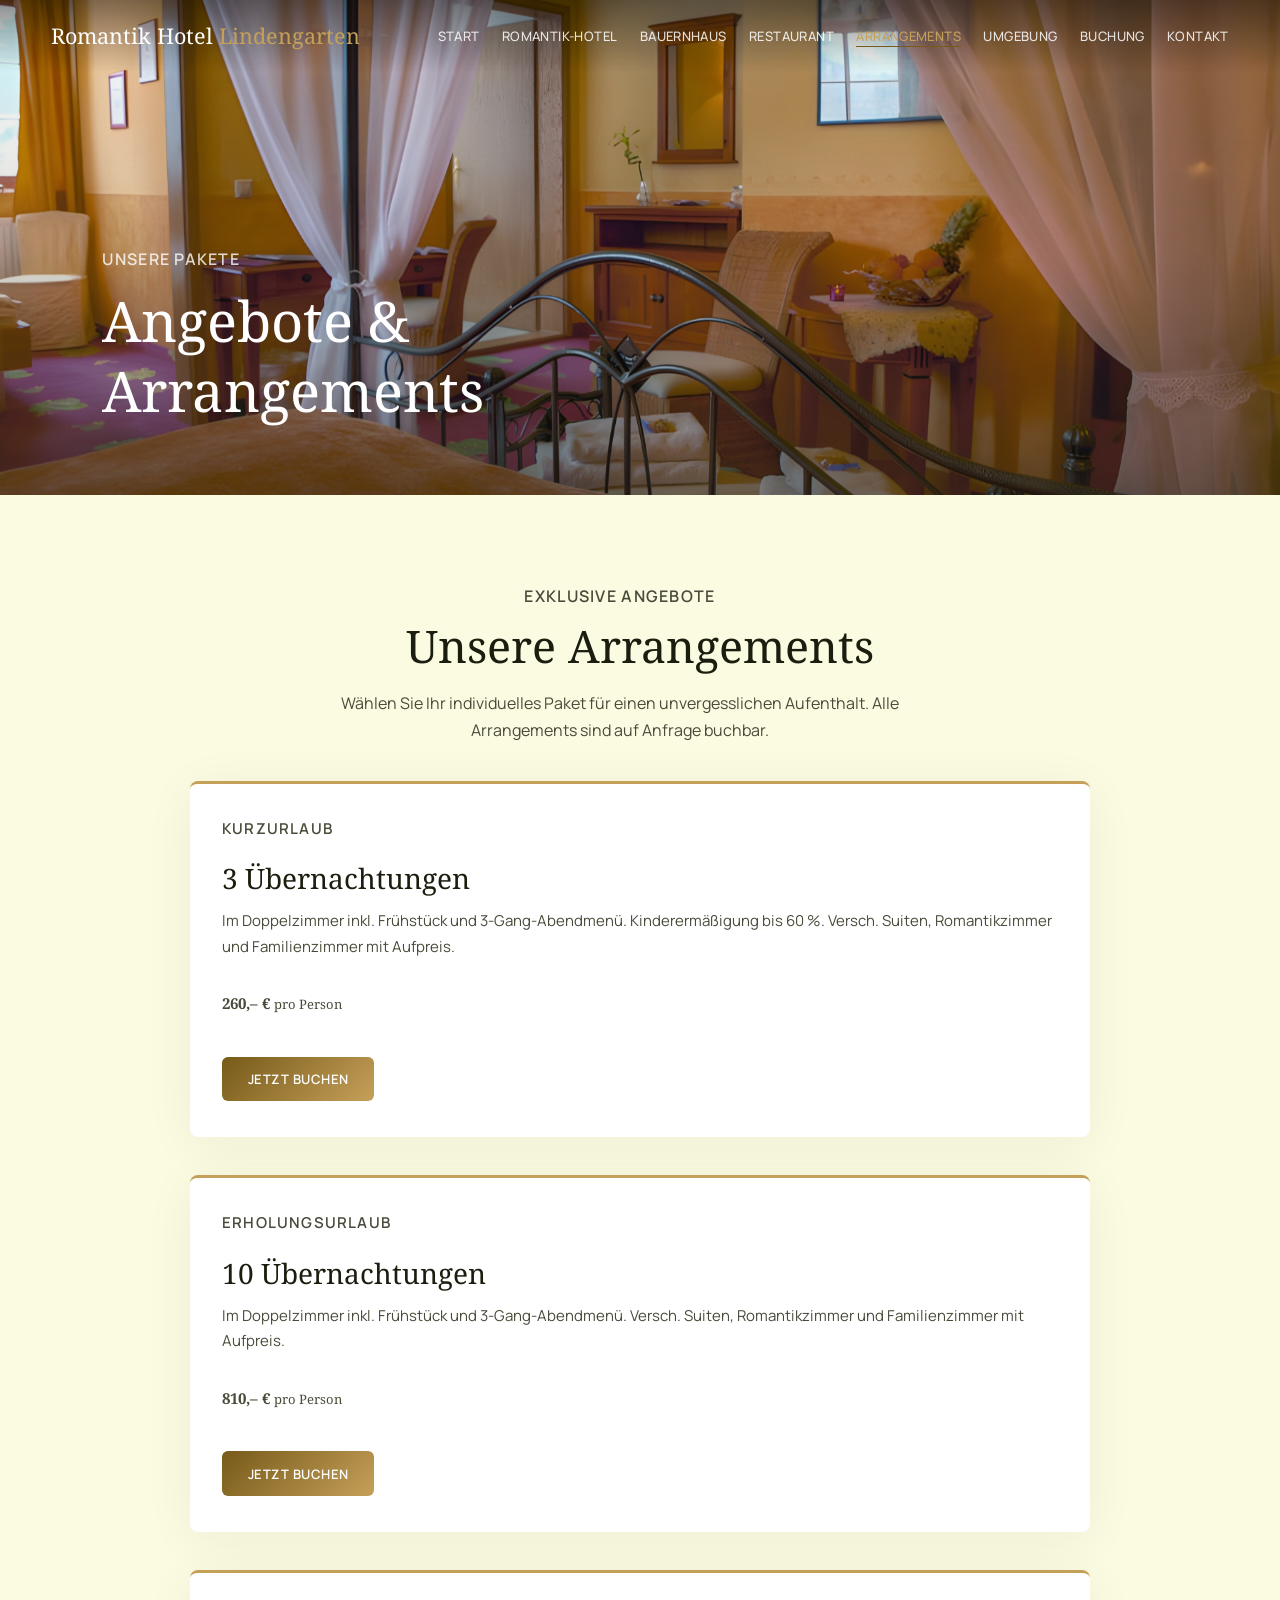
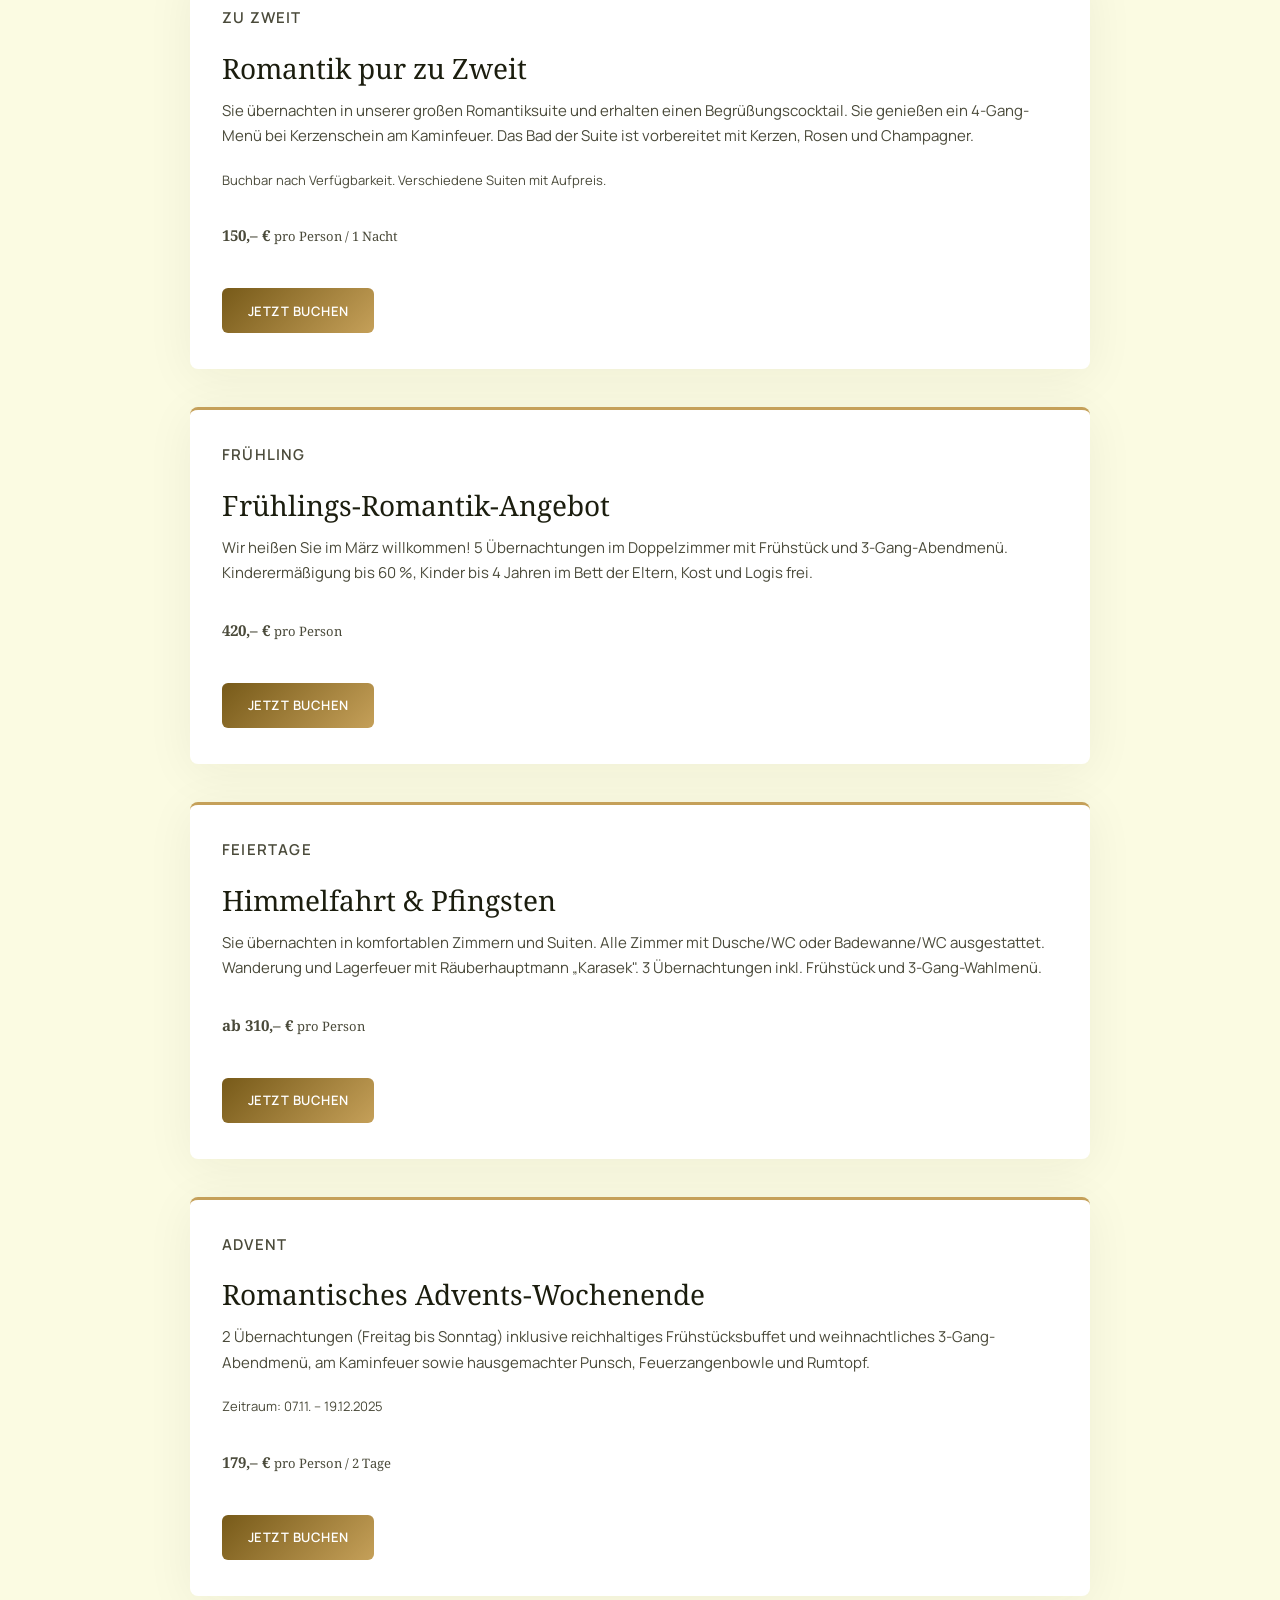
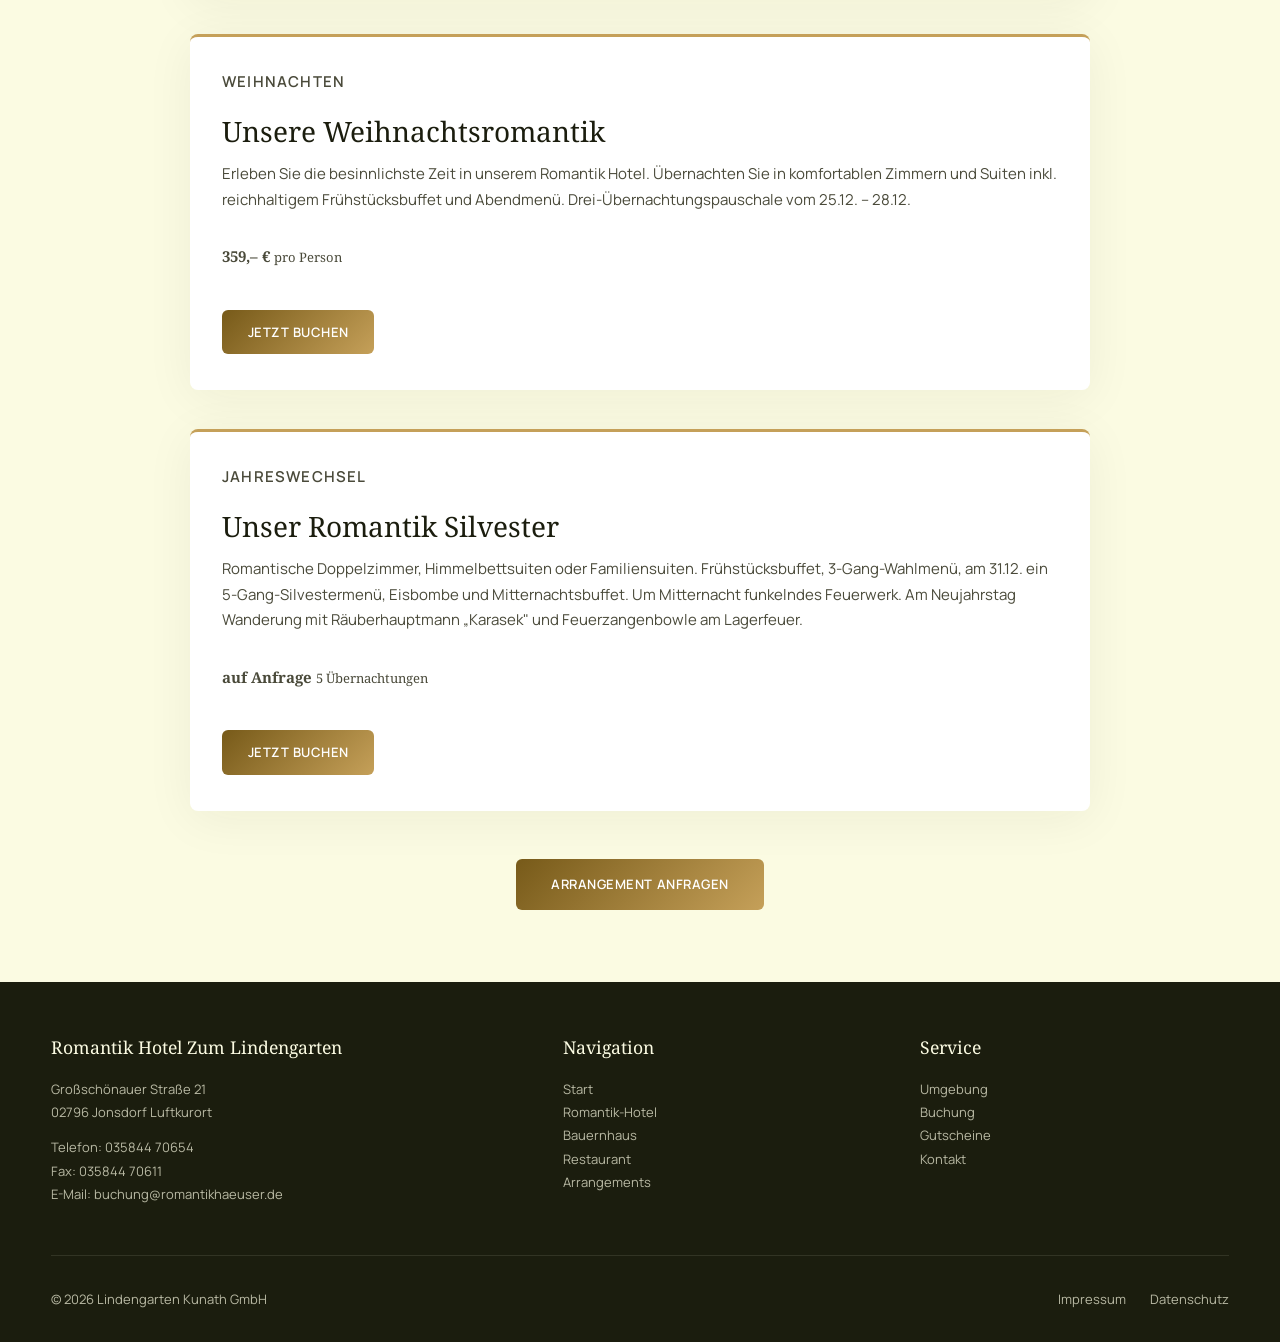
<file: arrangements.html>
<!DOCTYPE html>
<html lang="de">
<head>
  <meta charset="UTF-8">
  <meta name="viewport" content="width=device-width, initial-scale=1.0">
  <title>Angebote &amp; Arrangements – Romantik Hotel Lindengarten</title>
  <meta name="description" content="Romantische Arrangements und Urlaubspauschalen im Romantik Hotel Zum Lindengarten – von Wochenendpaketen bis Silvester.">
  <link rel="stylesheet" href="css/style.css">
</head>
<body>

  <!-- NAV -->
  <nav class="nav-wrap">
    <div class="nav-inner">
      <a href="index.html" class="nav-logo">Romantik Hotel <span>Lindengarten</span></a>
      <ul class="nav-links">
        <li><a href="index.html">Start</a></li>
        <li><a href="romantik-hotel.html">Romantik-Hotel</a></li>
        <li><a href="bauernhaus.html">Bauernhaus</a></li>
        <li><a href="restaurant.html">Restaurant</a></li>
        <li><a href="arrangements.html">Arrangements</a></li>
        <li><a href="umgebung.html">Umgebung</a></li>
        <li><a href="buchung.html">Buchung</a></li>
        <li><a href="kontakt.html">Kontakt</a></li>
      </ul>
      <button class="nav-toggle" aria-label="Menü öffnen"><span></span><span></span><span></span></button>
    </div>
  </nav>

  <!-- HERO -->
  <section class="hero hero-sub">
    <div class="hero-bg" style="background-image:url('bilder/hotelseite_2.jpg')"></div>
    <div class="hero-overlay"></div>
    <div class="hero-content">
      <p class="overline">Unsere Pakete</p>
      <h1>Angebote &amp; Arrangements</h1>
    </div>
  </section>

  <!-- ARRANGEMENTS CARDS -->
  <section class="section">
    <div class="container">
      <div class="section-header reveal" style="text-align:center;max-width:640px;margin-left:auto;margin-right:auto;">
        <p class="overline">Exklusive Angebote</p>
        <h2>Unsere Arrangements</h2>
        <p>Wählen Sie Ihr individuelles Paket für einen unvergesslichen Aufenthalt. Alle Arrangements sind auf Anfrage buchbar.</p>
      </div>

      <div class="card-grid reveal" style="grid-template-columns:1fr;max-width:var(--content-narrow);margin-inline:auto;">

        <!-- 3 Nächte -->
        <div class="card">
          <div class="card-body">
            <p class="overline">Kurzurlaub</p>
            <h3>3 Übernachtungen</h3>
            <p>Im Doppelzimmer inkl. Frühstück und 3-Gang-Abendmenü. Kinderermäßigung bis 60 %. Versch. Suiten, Romantikzimmer und Familienzimmer mit Aufpreis.</p>
            <div class="card-footer">
              <p class="card-price">260,– € <small>pro Person</small></p>
              <a href="buchung.html" class="btn btn-primary" style="margin-top:1.25rem;font-size:var(--body-sm);padding:.7rem 1.6rem;">Jetzt buchen</a>
            </div>
          </div>
        </div>

        <!-- 10 Nächte -->
        <div class="card">
          <div class="card-body">
            <p class="overline">Erholungsurlaub</p>
            <h3>10 Übernachtungen</h3>
            <p>Im Doppelzimmer inkl. Frühstück und 3-Gang-Abendmenü. Versch. Suiten, Romantikzimmer und Familienzimmer mit Aufpreis.</p>
            <div class="card-footer">
              <p class="card-price">810,– € <small>pro Person</small></p>
              <a href="buchung.html" class="btn btn-primary" style="margin-top:1.25rem;font-size:var(--body-sm);padding:.7rem 1.6rem;">Jetzt buchen</a>
            </div>
          </div>
        </div>

        <!-- Romantik pur -->
        <div class="card">
          <div class="card-body">
            <p class="overline">Zu Zweit</p>
            <h3>Romantik pur zu Zweit</h3>
            <p>Sie übernachten in unserer großen Romantiksuite und erhalten einen Begrüßungscocktail. Sie genießen ein 4-Gang-Menü bei Kerzenschein am Kaminfeuer. Das Bad der Suite ist vorbereitet mit Kerzen, Rosen und Champagner.</p>
            <p style="font-size:var(--body-sm);color:var(--on-surface-variant);margin-bottom:1.25rem;">Buchbar nach Verfügbarkeit. Verschiedene Suiten mit Aufpreis.</p>
            <div class="card-footer">
              <p class="card-price">150,– € <small>pro Person / 1 Nacht</small></p>
              <a href="buchung.html" class="btn btn-primary" style="margin-top:1.25rem;font-size:var(--body-sm);padding:.7rem 1.6rem;">Jetzt buchen</a>
            </div>
          </div>
        </div>

        <!-- Frühling -->
        <div class="card">
          <div class="card-body">
            <p class="overline">Frühling</p>
            <h3>Frühlings-Romantik-Angebot</h3>
            <p>Wir heißen Sie im März willkommen! 5 Übernachtungen im Doppelzimmer mit Frühstück und 3-Gang-Abendmenü. Kinderermäßigung bis 60 %, Kinder bis 4 Jahren im Bett der Eltern, Kost und Logis frei.</p>
            <div class="card-footer">
              <p class="card-price">420,– € <small>pro Person</small></p>
              <a href="buchung.html" class="btn btn-primary" style="margin-top:1.25rem;font-size:var(--body-sm);padding:.7rem 1.6rem;">Jetzt buchen</a>
            </div>
          </div>
        </div>

        <!-- Himmelfahrt/Pfingsten -->
        <div class="card">
          <div class="card-body">
            <p class="overline">Feiertage</p>
            <h3>Himmelfahrt &amp; Pfingsten</h3>
            <p>Sie übernachten in komfortablen Zimmern und Suiten. Alle Zimmer mit Dusche/WC oder Badewanne/WC ausgestattet. Wanderung und Lagerfeuer mit Räuberhauptmann „Karasek". 3 Übernachtungen inkl. Frühstück und 3-Gang-Wahlmenü.</p>
            <div class="card-footer">
              <p class="card-price">ab 310,– € <small>pro Person</small></p>
              <a href="buchung.html" class="btn btn-primary" style="margin-top:1.25rem;font-size:var(--body-sm);padding:.7rem 1.6rem;">Jetzt buchen</a>
            </div>
          </div>
        </div>

        <!-- Advent -->
        <div class="card">
          <div class="card-body">
            <p class="overline">Advent</p>
            <h3>Romantisches Advents-Wochenende</h3>
            <p>2 Übernachtungen (Freitag bis Sonntag) inklusive reichhaltiges Frühstücksbuffet und weihnachtliches 3-Gang-Abendmenü, am Kaminfeuer sowie hausgemachter Punsch, Feuerzangenbowle und Rumtopf.</p>
            <p style="font-size:var(--body-sm);color:var(--on-surface-variant);margin-bottom:1.25rem;">Zeitraum: 07.11. – 19.12.2025</p>
            <div class="card-footer">
              <p class="card-price">179,– € <small>pro Person / 2 Tage</small></p>
              <a href="buchung.html" class="btn btn-primary" style="margin-top:1.25rem;font-size:var(--body-sm);padding:.7rem 1.6rem;">Jetzt buchen</a>
            </div>
          </div>
        </div>

        <!-- Weihnachten -->
        <div class="card">
          <div class="card-body">
            <p class="overline">Weihnachten</p>
            <h3>Unsere Weihnachtsromantik</h3>
            <p>Erleben Sie die besinnlichste Zeit in unserem Romantik Hotel. Übernachten Sie in komfortablen Zimmern und Suiten inkl. reichhaltigem Frühstücksbuffet und Abendmenü. Drei-Übernachtungspauschale vom 25.12.&nbsp;–&nbsp;28.12.</p>
            <div class="card-footer">
              <p class="card-price">359,– € <small>pro Person</small></p>
              <a href="buchung.html" class="btn btn-primary" style="margin-top:1.25rem;font-size:var(--body-sm);padding:.7rem 1.6rem;">Jetzt buchen</a>
            </div>
          </div>
        </div>

        <!-- Silvester -->
        <div class="card">
          <div class="card-body">
            <p class="overline">Jahreswechsel</p>
            <h3>Unser Romantik Silvester</h3>
            <p>Romantische Doppelzimmer, Himmelbettsuiten oder Familiensuiten. Frühstücksbuffet, 3-Gang-Wahlmenü, am 31.12. ein 5-Gang-Silvestermenü, Eisbombe und Mitternachtsbuffet. Um Mitternacht funkelndes Feuerwerk. Am Neujahrstag Wanderung mit Räuberhauptmann „Karasek" und Feuerzangenbowle am Lagerfeuer.</p>
            <div class="card-footer">
              <p class="card-price">auf Anfrage <small>5 Übernachtungen</small></p>
              <a href="buchung.html" class="btn btn-primary" style="margin-top:1.25rem;font-size:var(--body-sm);padding:.7rem 1.6rem;">Jetzt buchen</a>
            </div>
          </div>
        </div>

      </div>

      <div class="reveal" style="text-align:center;margin-top:3rem;">
        <a href="buchung.html" class="btn btn-primary">Arrangement anfragen</a>
      </div>
    </div>
  </section>

  <!-- FOOTER -->
  <footer class="footer">
    <div class="container">
      <div class="footer-grid">
        <div>
          <h4>Romantik Hotel Zum Lindengarten</h4>
          <p>Großschönauer Straße 21<br>02796 Jonsdorf Luftkurort</p>
          <p style="margin-top:.75rem;">Telefon: 035844 70654<br>Fax: 035844 70611<br>E-Mail: <a href="mailto:buchung@romantikhaeuser.de">buchung@romantikhaeuser.de</a></p>
        </div>
        <div>
          <h4>Navigation</h4>
          <ul>
            <li><a href="index.html">Start</a></li>
            <li><a href="romantik-hotel.html">Romantik-Hotel</a></li>
            <li><a href="bauernhaus.html">Bauernhaus</a></li>
            <li><a href="restaurant.html">Restaurant</a></li>
            <li><a href="arrangements.html">Arrangements</a></li>
          </ul>
        </div>
        <div>
          <h4>Service</h4>
          <ul>
            <li><a href="umgebung.html">Umgebung</a></li>
            <li><a href="buchung.html">Buchung</a></li>
            <li><a href="https://www.yovite.com/Restaurant-Gutschein-R-84114902.html?REF=REST" target="_blank" rel="noopener">Gutscheine</a></li>
            <li><a href="kontakt.html">Kontakt</a></li>
          </ul>
        </div>
      </div>
      <div class="footer-bottom">
        <span>&copy; 2026 Lindengarten Kunath GmbH</span>
        <div><a href="impressum.html">Impressum</a><a href="datenschutz.html">Datenschutz</a></div>
      </div>
    </div>
  </footer>

  <script src="js/main.js"></script>
</body>
</html>
</file>
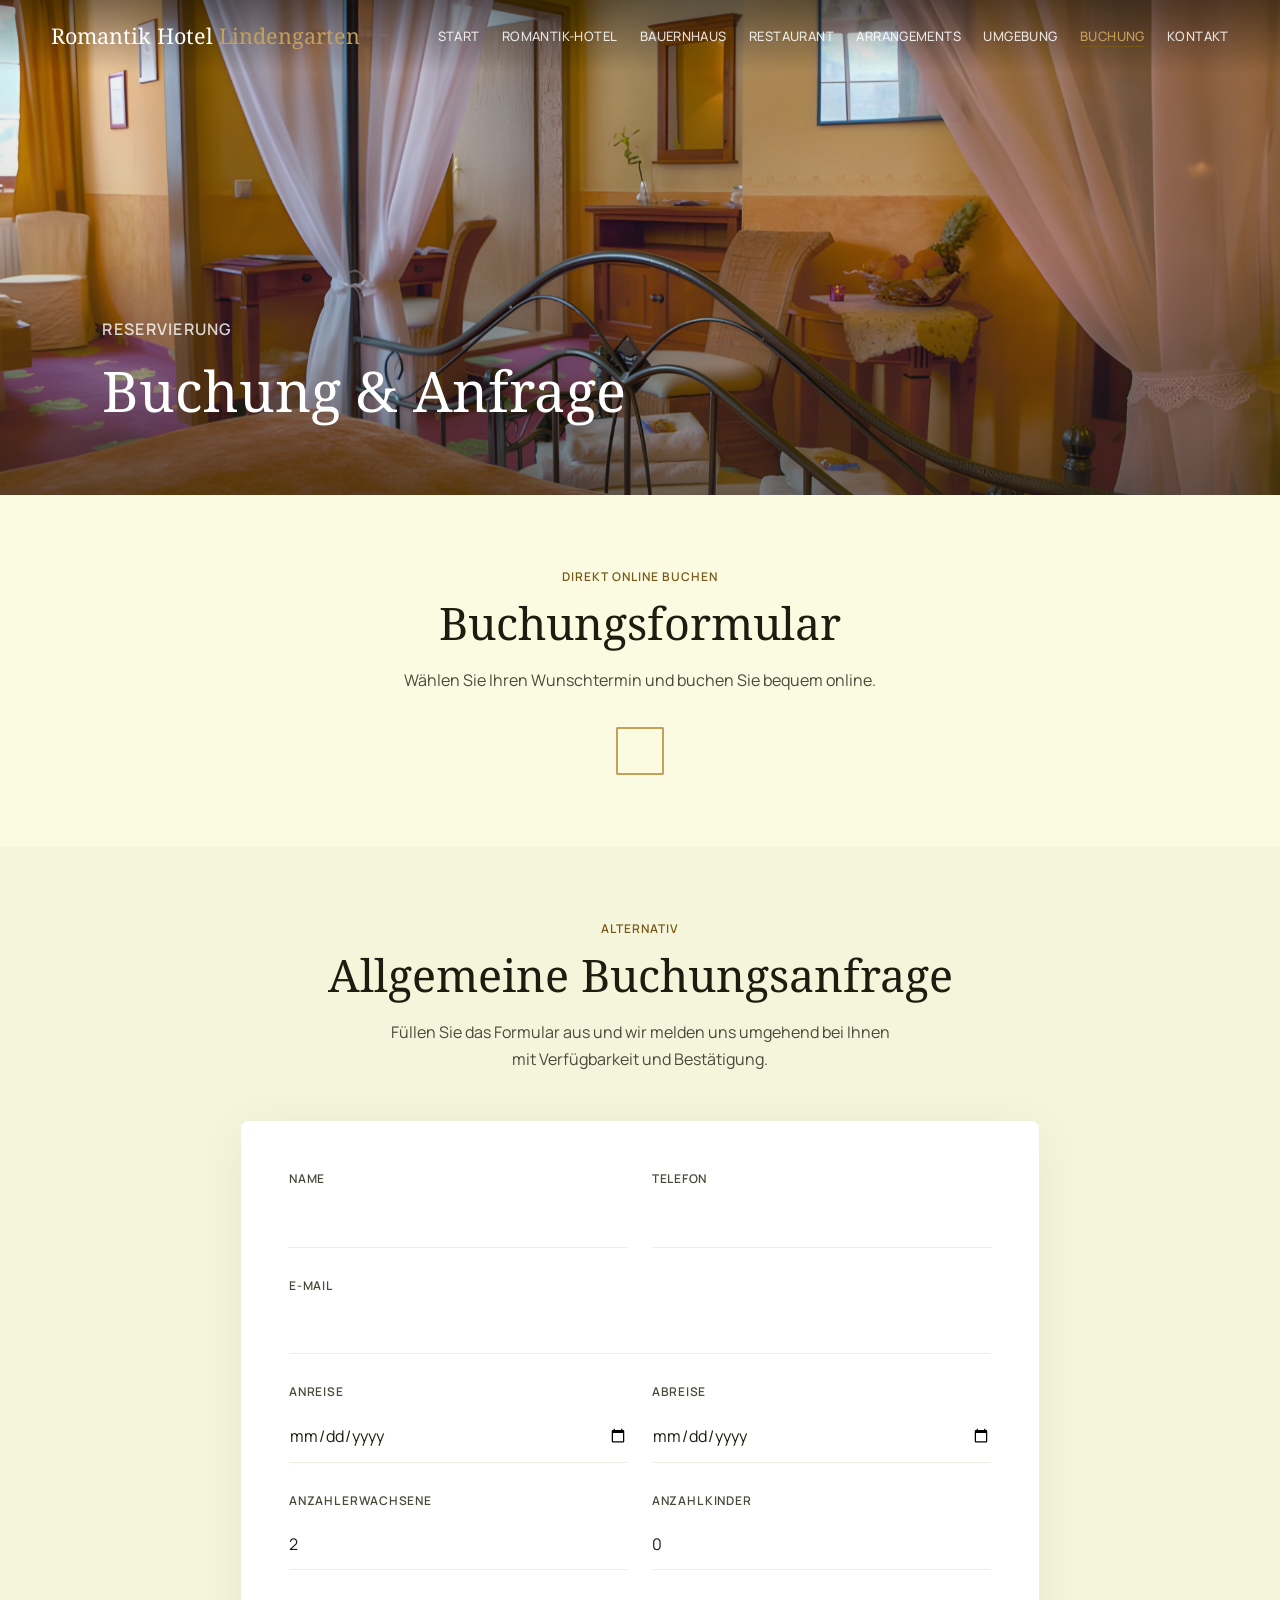
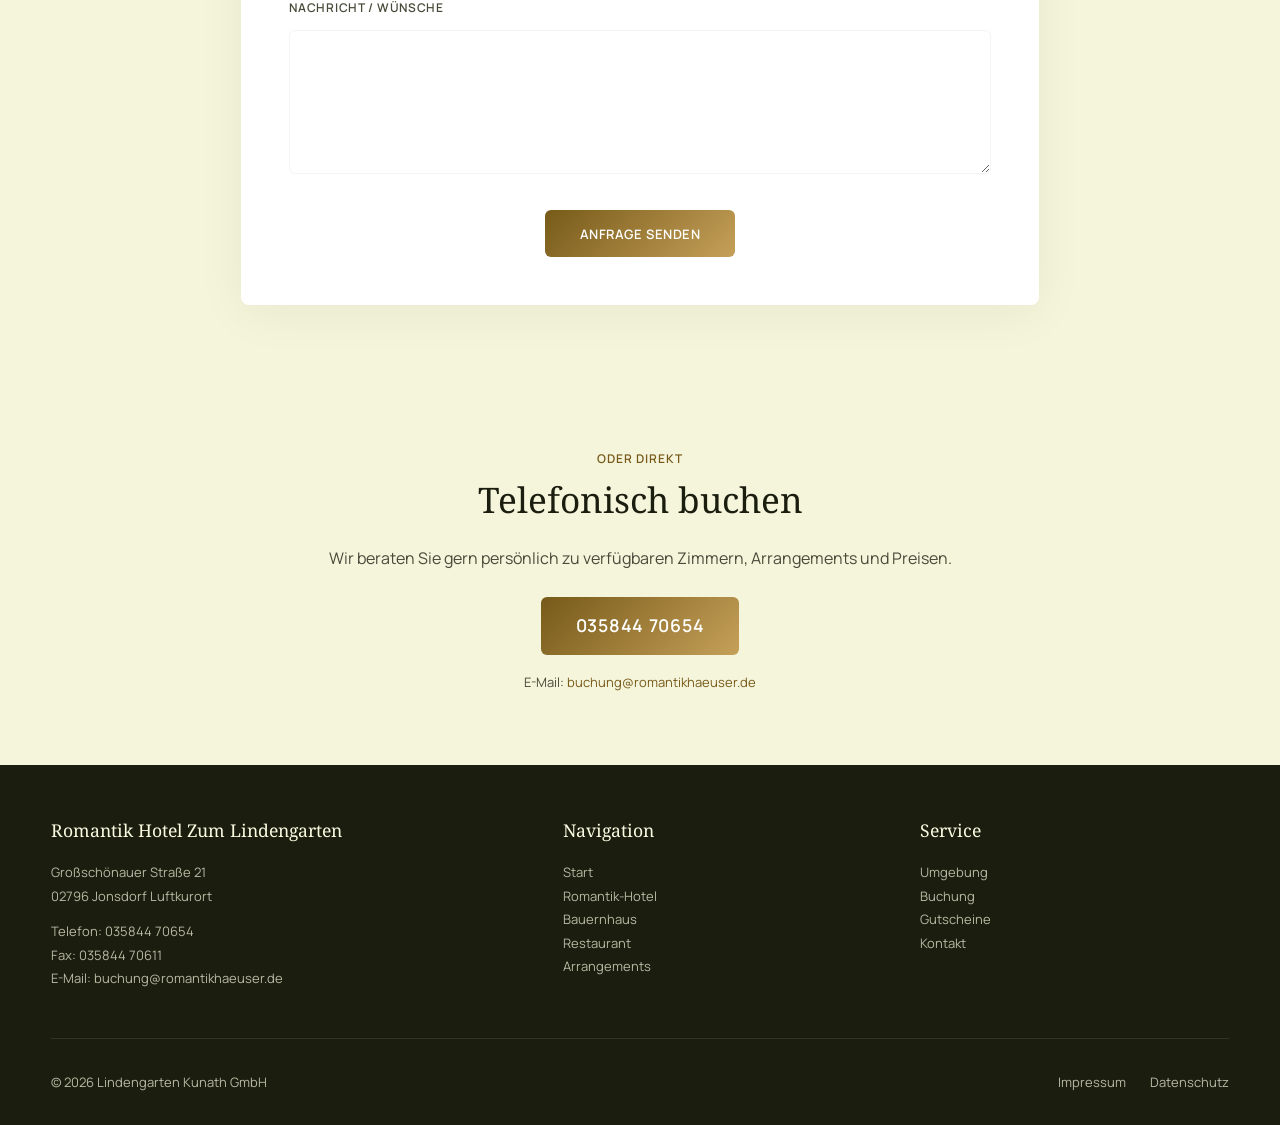
<file: buchung.html>
<!DOCTYPE html>
<html lang="de">
<head>
  <meta charset="UTF-8">
  <meta name="viewport" content="width=device-width, initial-scale=1.0">
  <title>Buchung – Romantik Hotel Zum Lindengarten</title>
  <meta name="description" content="Buchen Sie Ihren Aufenthalt im Romantik Hotel Zum Lindengarten in Jonsdorf – online oder per Anfrage.">
  <link rel="stylesheet" href="css/style.css">
</head>
<body>

  <!-- NAV -->
  <nav class="nav-wrap">
    <div class="nav-inner">
      <a href="index.html" class="nav-logo">Romantik Hotel <span>Lindengarten</span></a>
      <ul class="nav-links">
        <li><a href="index.html">Start</a></li>
        <li><a href="romantik-hotel.html">Romantik-Hotel</a></li>
        <li><a href="bauernhaus.html">Bauernhaus</a></li>
        <li><a href="restaurant.html">Restaurant</a></li>
        <li><a href="arrangements.html">Arrangements</a></li>
        <li><a href="umgebung.html">Umgebung</a></li>
        <li><a href="buchung.html">Buchung</a></li>
        <li><a href="kontakt.html">Kontakt</a></li>
      </ul>
      <button class="nav-toggle" aria-label="Menü öffnen"><span></span><span></span><span></span></button>
    </div>
  </nav>

  <!-- HERO -->
  <section class="hero hero-sub">
    <div class="hero-bg" style="background-image:url('bilder/hotelseite_2.jpg')"></div>
    <div class="hero-overlay"></div>
    <div class="hero-content">
      <p class="overline">Reservierung</p>
      <h1>Buchung &amp; Anfrage</h1>
    </div>
  </section>

  <!-- DIRS21 BUCHUNGSWIDGET -->
  <section class="section">
    <div class="container-narrow">
      <div class="reveal" style="text-align:center;margin-bottom:2rem;">
        <p class="overline">Direkt online buchen</p>
        <h2 style="font-size:var(--display-md);margin-top:.5rem;">Buchungsformular</h2>
        <p style="color:var(--on-surface-variant);margin-top:1rem;">Wählen Sie Ihren Wunschtermin und buchen Sie bequem online.</p>
      </div>
      <div class="reveal" style="display:flex;justify-content:center;">
        <div style="position:relative;padding:1.5rem;">
          <!-- Dekorative Eck-Ornamente -->
          <div style="position:absolute;top:0;left:0;width:28px;height:28px;border-top:2px solid var(--primary-container);border-left:2px solid var(--primary-container);border-radius:2px 0 0 0;"></div>
          <div style="position:absolute;top:0;right:0;width:28px;height:28px;border-top:2px solid var(--primary-container);border-right:2px solid var(--primary-container);border-radius:0 2px 0 0;"></div>
          <div style="position:absolute;bottom:0;left:0;width:28px;height:28px;border-bottom:2px solid var(--primary-container);border-left:2px solid var(--primary-container);border-radius:0 0 0 2px;"></div>
          <div style="position:absolute;bottom:0;right:0;width:28px;height:28px;border-bottom:2px solid var(--primary-container);border-right:2px solid var(--primary-container);border-radius:0 0 2px 0;"></div>
          <div id="d21-quickbook"></div>
        </div>
      </div>
    </div>
  </section>

  <!-- BUCHUNGSANFRAGE -->
  <section class="section section-alt">
    <div class="container-narrow">
      <div class="reveal" style="text-align:center;margin-bottom:3rem;">
        <p class="overline">Alternativ</p>
        <h2 style="font-size:var(--display-md);margin-top:.5rem;">Allgemeine Buchungsanfrage</h2>
        <p style="color:var(--on-surface-variant);margin-top:1rem;">Füllen Sie das Formular aus und wir melden uns umgehend bei Ihnen<br>mit Verfügbarkeit und Bestätigung.</p>
      </div>

      <div class="reveal" style="background:var(--surface-container-lowest);border-radius:.5rem;padding:clamp(2rem,4vw,3rem);box-shadow:var(--shadow-ambient);">
        <form action="mailto:buchung@romantikhaeuser.de" method="post" enctype="text/plain">
          <div class="form-row">
            <div class="form-group">
              <label for="name">Name</label>
              <input type="text" id="name" name="name" class="form-control" required>
            </div>
            <div class="form-group">
              <label for="telefon">Telefon</label>
              <input type="tel" id="telefon" name="telefon" class="form-control">
            </div>
          </div>
          <div class="form-group">
            <label for="email">E-Mail</label>
            <input type="email" id="email" name="email" class="form-control" required>
          </div>
          <div class="form-row">
            <div class="form-group">
              <label for="anreise">Anreise</label>
              <input type="date" id="anreise" name="anreise" class="form-control" required>
            </div>
            <div class="form-group">
              <label for="abreise">Abreise</label>
              <input type="date" id="abreise" name="abreise" class="form-control" required>
            </div>
          </div>
          <div class="form-row">
            <div class="form-group">
              <label for="erwachsene">Anzahl Erwachsene</label>
              <input type="number" id="erwachsene" name="erwachsene" class="form-control" min="1" value="2">
            </div>
            <div class="form-group">
              <label for="kinder">Anzahl Kinder</label>
              <input type="number" id="kinder" name="kinder" class="form-control" min="0" value="0">
            </div>
          </div>
          <div class="form-group">
            <label for="nachricht">Nachricht / Wünsche</label>
            <textarea id="nachricht" name="nachricht" class="form-control" rows="5"></textarea>
          </div>
          <div style="text-align:center;margin-top:1rem;">
            <button type="submit" class="btn btn-primary">Anfrage senden</button>
          </div>
        </form>
      </div>
    </div>
  </section>

  <!-- KONTAKT-INFO -->
  <section class="section section-alt">
    <div class="container-narrow">
      <div class="reveal" style="text-align:center;">
        <p class="overline">Oder direkt</p>
        <h2 style="font-size:var(--headline-lg);margin-top:.5rem;margin-bottom:1.5rem;">Telefonisch buchen</h2>
        <p style="color:var(--on-surface-variant);margin-bottom:1.5rem;">Wir beraten Sie gern persönlich zu verfügbaren Zimmern, Arrangements und Preisen.</p>
        <a href="tel:03584470654" class="btn btn-primary" style="font-size:var(--title-md);">035844 70654</a>
        <p style="margin-top:1rem;font-size:var(--body-sm);color:var(--on-surface-variant);">E-Mail: <a href="mailto:buchung@romantikhaeuser.de">buchung@romantikhaeuser.de</a></p>
      </div>
    </div>
  </section>

  <!-- FOOTER -->
  <footer class="footer">
    <div class="container">
      <div class="footer-grid">
        <div>
          <h4>Romantik Hotel Zum Lindengarten</h4>
          <p>Großschönauer Straße 21<br>02796 Jonsdorf Luftkurort</p>
          <p style="margin-top:.75rem;">Telefon: 035844 70654<br>Fax: 035844 70611<br>E-Mail: <a href="mailto:buchung@romantikhaeuser.de">buchung@romantikhaeuser.de</a></p>
        </div>
        <div>
          <h4>Navigation</h4>
          <ul>
            <li><a href="index.html">Start</a></li>
            <li><a href="romantik-hotel.html">Romantik-Hotel</a></li>
            <li><a href="bauernhaus.html">Bauernhaus</a></li>
            <li><a href="restaurant.html">Restaurant</a></li>
            <li><a href="arrangements.html">Arrangements</a></li>
          </ul>
        </div>
        <div>
          <h4>Service</h4>
          <ul>
            <li><a href="umgebung.html">Umgebung</a></li>
            <li><a href="buchung.html">Buchung</a></li>
            <li><a href="https://www.yovite.com/Restaurant-Gutschein-R-84114902.html?REF=REST" target="_blank" rel="noopener">Gutscheine</a></li>
            <li><a href="kontakt.html">Kontakt</a></li>
          </ul>
        </div>
      </div>
      <div class="footer-bottom">
        <span>&copy; 2026 Lindengarten Kunath GmbH</span>
        <div><a href="impressum.html">Impressum</a><a href="datenschutz.html">Datenschutz</a></div>
      </div>
    </div>
  </footer>

  <script src="js/main.js"></script>

  <!-- DIRS21 JavaScript SDK -->
  <script src="https://js-sdk.dirs21.de/7c9366f5-d53f-469f-a694-64492ca05e97" type="text/javascript" async="async"></script>
</body>
</html>
</file>
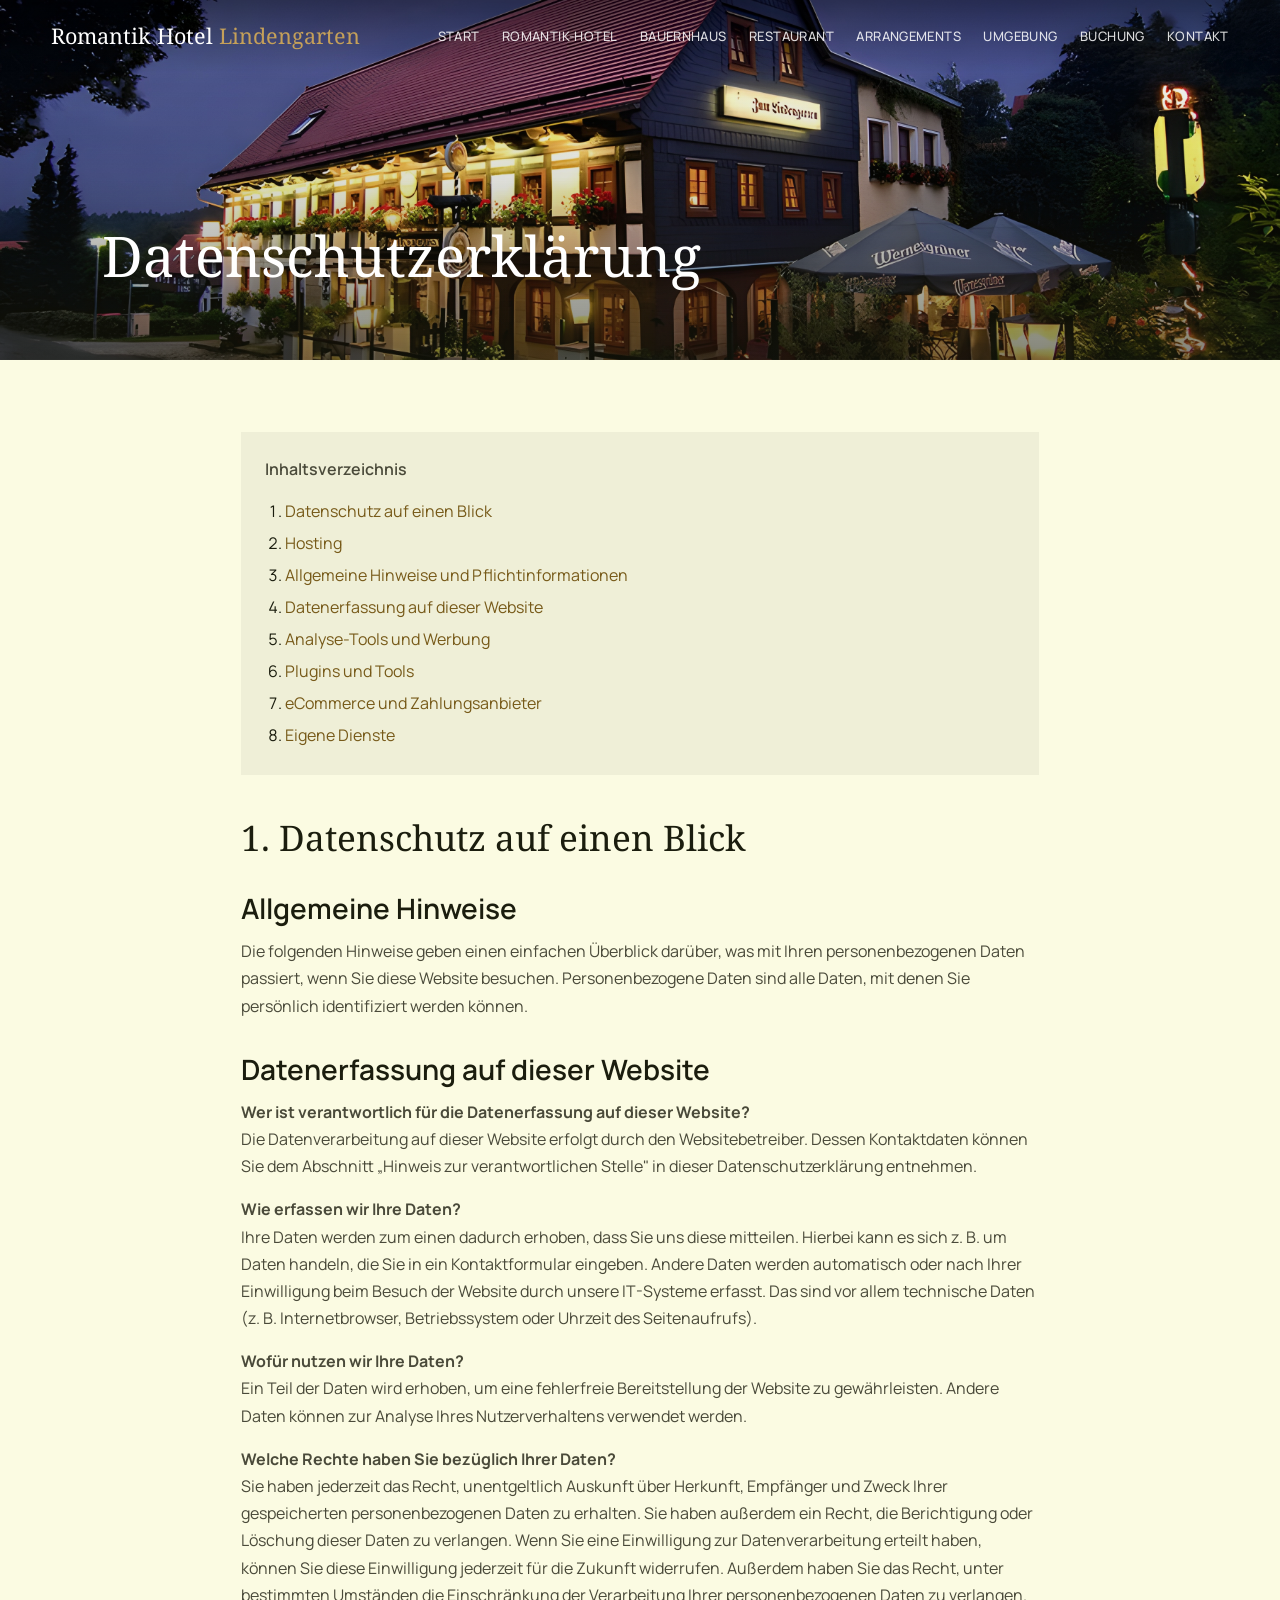
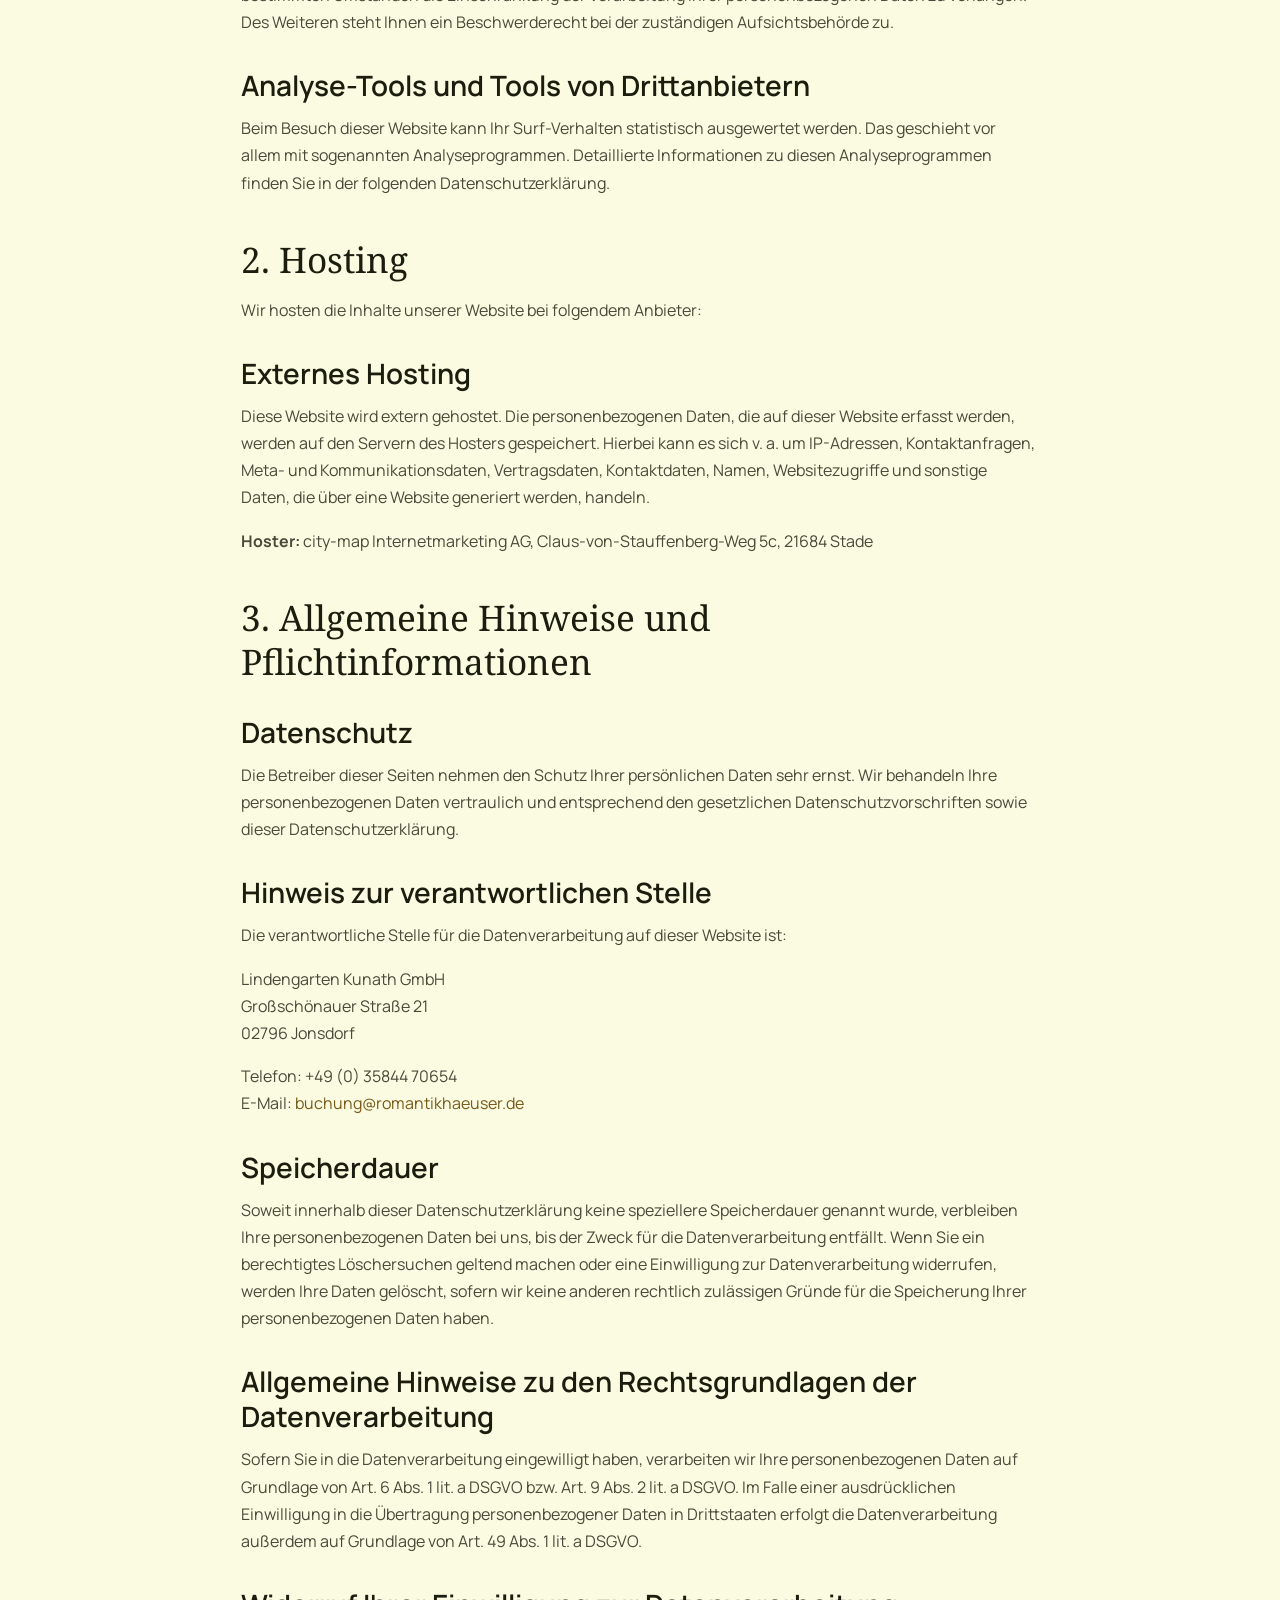
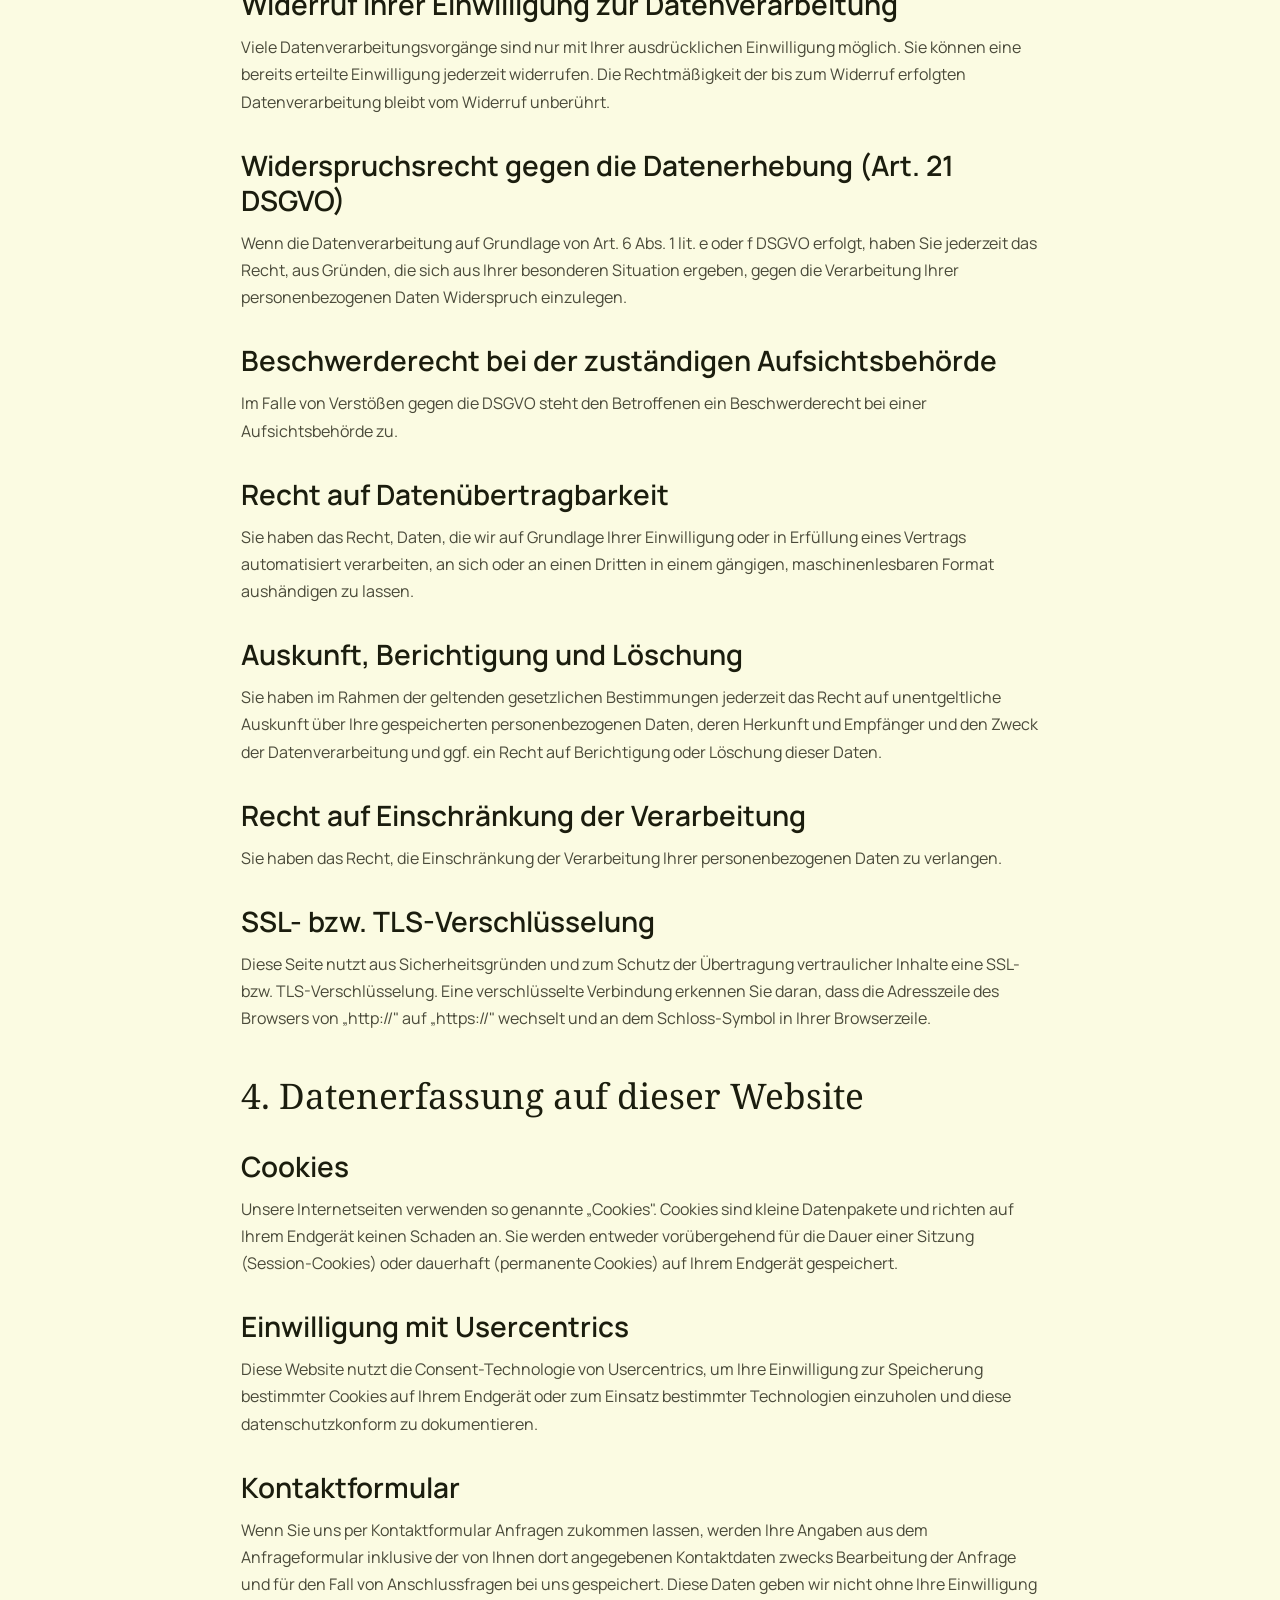
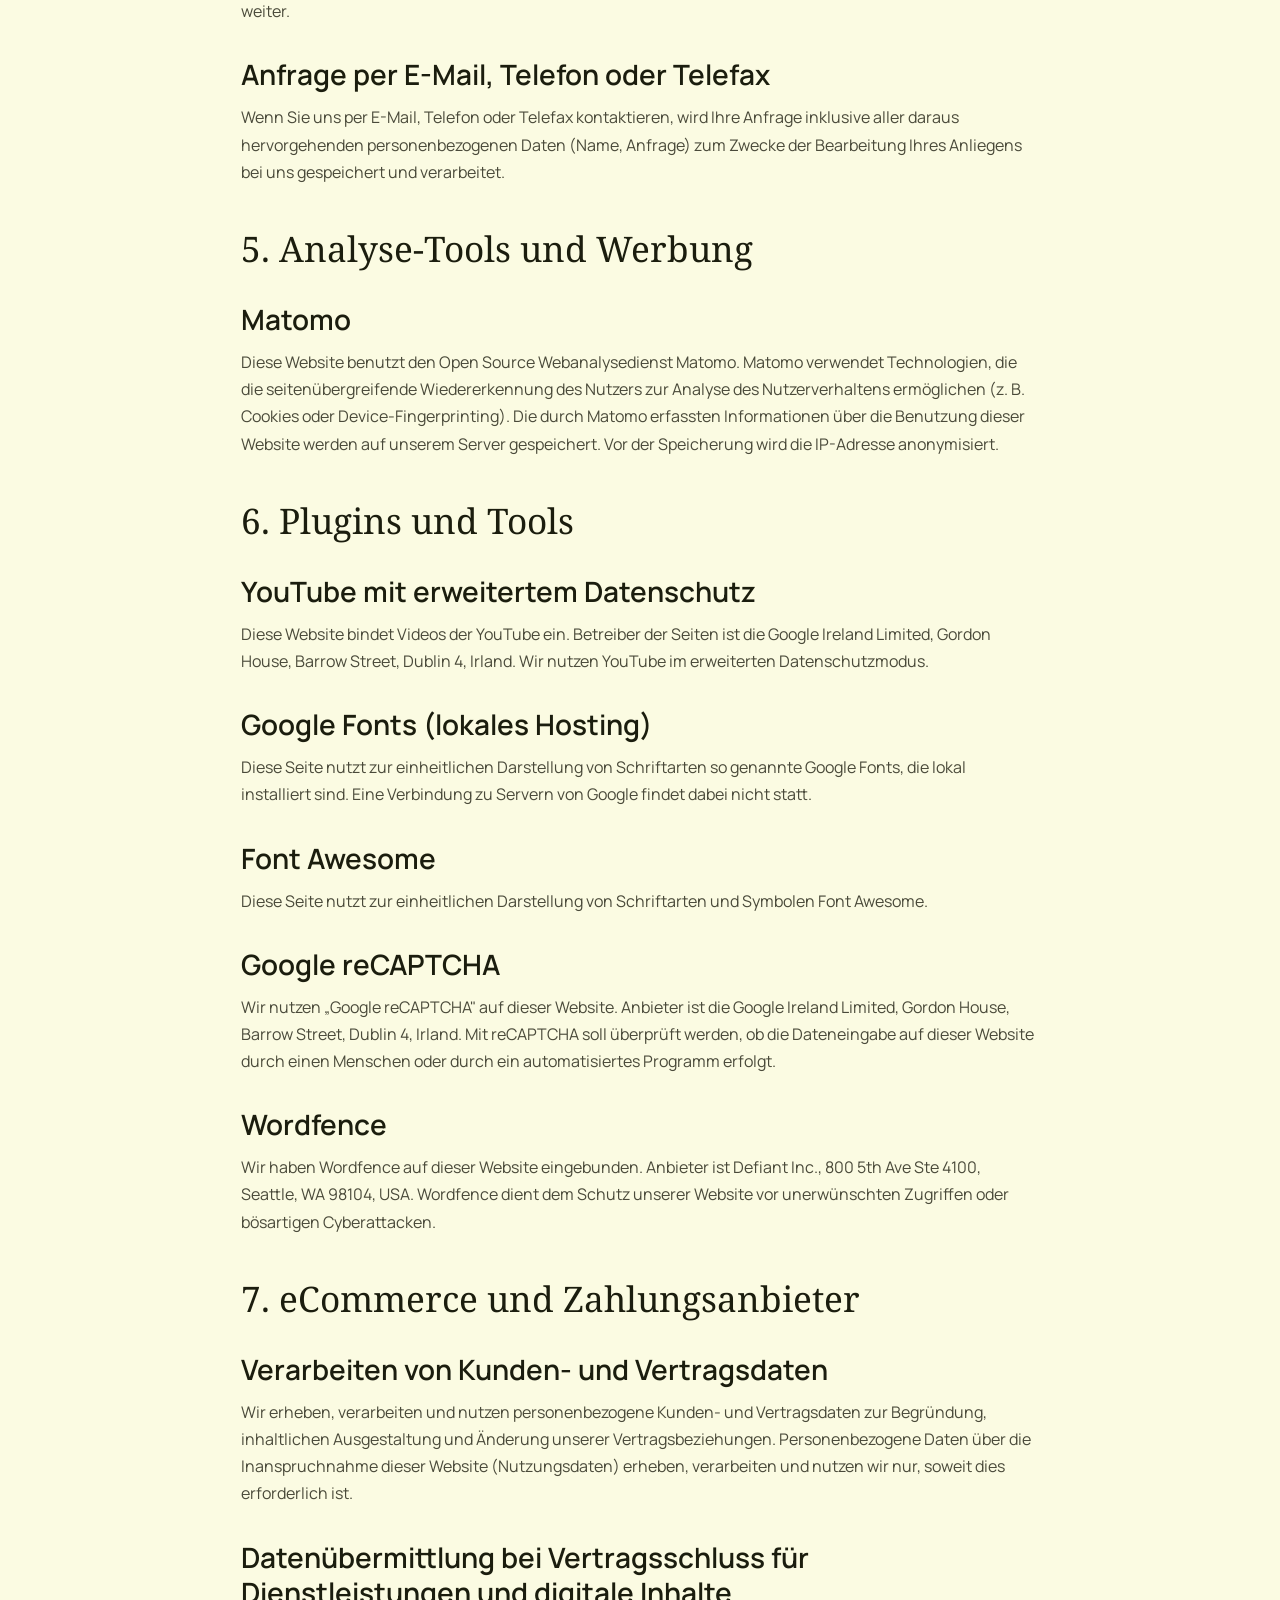
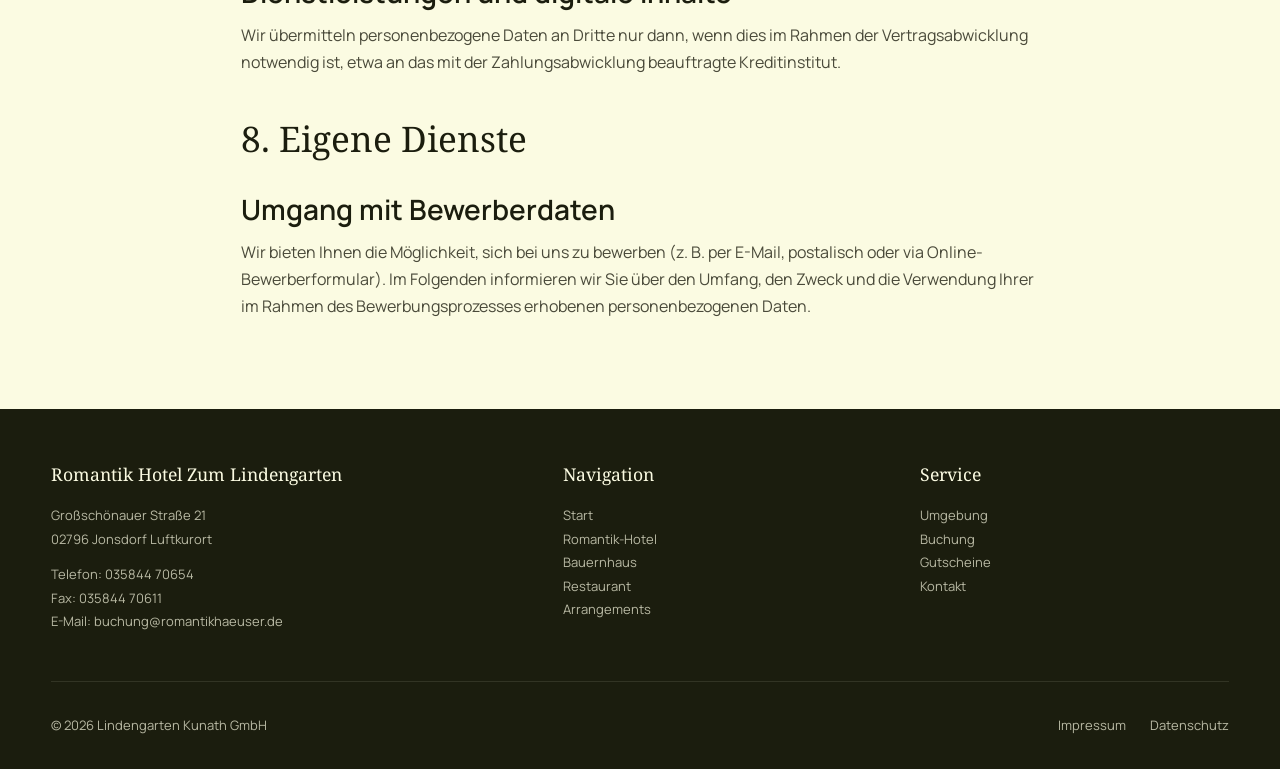
<file: datenschutz.html>
<!DOCTYPE html>
<html lang="de">
<head>
  <meta charset="UTF-8">
  <meta name="viewport" content="width=device-width, initial-scale=1.0">
  <title>Datenschutz – Romantik Hotel Zum Lindengarten</title>
  <meta name="description" content="Datenschutzerklärung des Romantik Hotels Zum Lindengarten, Jonsdorf.">
  <link rel="stylesheet" href="css/style.css">
</head>
<body>

  <!-- NAV -->
  <nav class="nav-wrap">
    <div class="nav-inner">
      <a href="index.html" class="nav-logo">Romantik Hotel <span>Lindengarten</span></a>
      <ul class="nav-links">
        <li><a href="index.html">Start</a></li>
        <li><a href="romantik-hotel.html">Romantik-Hotel</a></li>
        <li><a href="bauernhaus.html">Bauernhaus</a></li>
        <li><a href="restaurant.html">Restaurant</a></li>
        <li><a href="arrangements.html">Arrangements</a></li>
        <li><a href="umgebung.html">Umgebung</a></li>
        <li><a href="buchung.html">Buchung</a></li>
        <li><a href="kontakt.html">Kontakt</a></li>
      </ul>
      <button class="nav-toggle" aria-label="Menü öffnen"><span></span><span></span><span></span></button>
    </div>
  </nav>

  <!-- HERO -->
  <section class="hero hero-sub" style="min-height:40vh;">
    <div class="hero-bg" style="background-image:url('bilder/romantik-hotel-abend.jpg')"></div>
    <div class="hero-overlay"></div>
    <div class="hero-content">
      <h1>Datenschutzerklärung</h1>
    </div>
  </section>

  <!-- LEGAL CONTENT -->
  <section class="section">
    <div class="container-narrow legal-content">

      <!-- Inhaltsverzeichnis -->
      <nav style="margin-bottom:2.5rem;padding:1.5rem;background:var(--surface-container);border-radius:var(--radius-lg);">
        <p style="font-weight:600;margin-bottom:.75rem;">Inhaltsverzeichnis</p>
        <ol style="padding-left:1.25rem;line-height:2;">
          <li><a href="#abschnitt1">Datenschutz auf einen Blick</a></li>
          <li><a href="#abschnitt2">Hosting</a></li>
          <li><a href="#abschnitt3">Allgemeine Hinweise und Pflichtinformationen</a></li>
          <li><a href="#abschnitt4">Datenerfassung auf dieser Website</a></li>
          <li><a href="#abschnitt5">Analyse-Tools und Werbung</a></li>
          <li><a href="#abschnitt6">Plugins und Tools</a></li>
          <li><a href="#abschnitt7">eCommerce und Zahlungsanbieter</a></li>
          <li><a href="#abschnitt8">Eigene Dienste</a></li>
        </ol>
      </nav>

      <!-- 1 -->
      <h2 id="abschnitt1">1. Datenschutz auf einen Blick</h2>

      <h3>Allgemeine Hinweise</h3>
      <p>Die folgenden Hinweise geben einen einfachen Überblick darüber, was mit Ihren personenbezogenen Daten passiert, wenn Sie diese Website besuchen. Personenbezogene Daten sind alle Daten, mit denen Sie persönlich identifiziert werden können.</p>

      <h3>Datenerfassung auf dieser Website</h3>
      <p><strong>Wer ist verantwortlich für die Datenerfassung auf dieser Website?</strong><br>
      Die Datenverarbeitung auf dieser Website erfolgt durch den Websitebetreiber. Dessen Kontaktdaten können Sie dem Abschnitt „Hinweis zur verantwortlichen Stelle" in dieser Datenschutzerklärung entnehmen.</p>

      <p><strong>Wie erfassen wir Ihre Daten?</strong><br>
      Ihre Daten werden zum einen dadurch erhoben, dass Sie uns diese mitteilen. Hierbei kann es sich z.&nbsp;B. um Daten handeln, die Sie in ein Kontaktformular eingeben. Andere Daten werden automatisch oder nach Ihrer Einwilligung beim Besuch der Website durch unsere IT-Systeme erfasst. Das sind vor allem technische Daten (z.&nbsp;B. Internetbrowser, Betriebssystem oder Uhrzeit des Seitenaufrufs).</p>

      <p><strong>Wofür nutzen wir Ihre Daten?</strong><br>
      Ein Teil der Daten wird erhoben, um eine fehlerfreie Bereitstellung der Website zu gewährleisten. Andere Daten können zur Analyse Ihres Nutzerverhaltens verwendet werden.</p>

      <p><strong>Welche Rechte haben Sie bezüglich Ihrer Daten?</strong><br>
      Sie haben jederzeit das Recht, unentgeltlich Auskunft über Herkunft, Empfänger und Zweck Ihrer gespeicherten personenbezogenen Daten zu erhalten. Sie haben außerdem ein Recht, die Berichtigung oder Löschung dieser Daten zu verlangen. Wenn Sie eine Einwilligung zur Datenverarbeitung erteilt haben, können Sie diese Einwilligung jederzeit für die Zukunft widerrufen. Außerdem haben Sie das Recht, unter bestimmten Umständen die Einschränkung der Verarbeitung Ihrer personenbezogenen Daten zu verlangen. Des Weiteren steht Ihnen ein Beschwerderecht bei der zuständigen Aufsichtsbehörde zu.</p>

      <h3>Analyse-Tools und Tools von Drittanbietern</h3>
      <p>Beim Besuch dieser Website kann Ihr Surf-Verhalten statistisch ausgewertet werden. Das geschieht vor allem mit sogenannten Analyseprogrammen. Detaillierte Informationen zu diesen Analyseprogrammen finden Sie in der folgenden Datenschutzerklärung.</p>

      <!-- 2 -->
      <h2 id="abschnitt2">2. Hosting</h2>
      <p>Wir hosten die Inhalte unserer Website bei folgendem Anbieter:</p>
      <h3>Externes Hosting</h3>
      <p>Diese Website wird extern gehostet. Die personenbezogenen Daten, die auf dieser Website erfasst werden, werden auf den Servern des Hosters gespeichert. Hierbei kann es sich v.&nbsp;a. um IP-Adressen, Kontaktanfragen, Meta- und Kommunikationsdaten, Vertragsdaten, Kontaktdaten, Namen, Websitezugriffe und sonstige Daten, die über eine Website generiert werden, handeln.</p>
      <p><strong>Hoster:</strong> city-map Internetmarketing AG, Claus-von-Stauffenberg-Weg 5c, 21684 Stade</p>

      <!-- 3 -->
      <h2 id="abschnitt3">3. Allgemeine Hinweise und Pflichtinformationen</h2>

      <h3>Datenschutz</h3>
      <p>Die Betreiber dieser Seiten nehmen den Schutz Ihrer persönlichen Daten sehr ernst. Wir behandeln Ihre personenbezogenen Daten vertraulich und entsprechend den gesetzlichen Datenschutzvorschriften sowie dieser Datenschutzerklärung.</p>

      <h3>Hinweis zur verantwortlichen Stelle</h3>
      <p>Die verantwortliche Stelle für die Datenverarbeitung auf dieser Website ist:</p>
      <p>Lindengarten Kunath GmbH<br>
      Großschönauer Straße 21<br>
      02796 Jonsdorf</p>
      <p>Telefon: +49 (0) 35844 70654<br>
      E-Mail: <a href="mailto:buchung@romantikhaeuser.de">buchung@romantikhaeuser.de</a></p>

      <h3>Speicherdauer</h3>
      <p>Soweit innerhalb dieser Datenschutzerklärung keine speziellere Speicherdauer genannt wurde, verbleiben Ihre personenbezogenen Daten bei uns, bis der Zweck für die Datenverarbeitung entfällt. Wenn Sie ein berechtigtes Löschersuchen geltend machen oder eine Einwilligung zur Datenverarbeitung widerrufen, werden Ihre Daten gelöscht, sofern wir keine anderen rechtlich zulässigen Gründe für die Speicherung Ihrer personenbezogenen Daten haben.</p>

      <h3>Allgemeine Hinweise zu den Rechtsgrundlagen der Datenverarbeitung</h3>
      <p>Sofern Sie in die Datenverarbeitung eingewilligt haben, verarbeiten wir Ihre personenbezogenen Daten auf Grundlage von Art. 6 Abs. 1 lit. a DSGVO bzw. Art. 9 Abs. 2 lit. a DSGVO. Im Falle einer ausdrücklichen Einwilligung in die Übertragung personenbezogener Daten in Drittstaaten erfolgt die Datenverarbeitung außerdem auf Grundlage von Art. 49 Abs. 1 lit. a DSGVO.</p>

      <h3>Widerruf Ihrer Einwilligung zur Datenverarbeitung</h3>
      <p>Viele Datenverarbeitungsvorgänge sind nur mit Ihrer ausdrücklichen Einwilligung möglich. Sie können eine bereits erteilte Einwilligung jederzeit widerrufen. Die Rechtmäßigkeit der bis zum Widerruf erfolgten Datenverarbeitung bleibt vom Widerruf unberührt.</p>

      <h3>Widerspruchsrecht gegen die Datenerhebung (Art. 21 DSGVO)</h3>
      <p>Wenn die Datenverarbeitung auf Grundlage von Art. 6 Abs. 1 lit. e oder f DSGVO erfolgt, haben Sie jederzeit das Recht, aus Gründen, die sich aus Ihrer besonderen Situation ergeben, gegen die Verarbeitung Ihrer personenbezogenen Daten Widerspruch einzulegen.</p>

      <h3>Beschwerderecht bei der zuständigen Aufsichtsbehörde</h3>
      <p>Im Falle von Verstößen gegen die DSGVO steht den Betroffenen ein Beschwerderecht bei einer Aufsichtsbehörde zu.</p>

      <h3>Recht auf Datenübertragbarkeit</h3>
      <p>Sie haben das Recht, Daten, die wir auf Grundlage Ihrer Einwilligung oder in Erfüllung eines Vertrags automatisiert verarbeiten, an sich oder an einen Dritten in einem gängigen, maschinenlesbaren Format aushändigen zu lassen.</p>

      <h3>Auskunft, Berichtigung und Löschung</h3>
      <p>Sie haben im Rahmen der geltenden gesetzlichen Bestimmungen jederzeit das Recht auf unentgeltliche Auskunft über Ihre gespeicherten personenbezogenen Daten, deren Herkunft und Empfänger und den Zweck der Datenverarbeitung und ggf. ein Recht auf Berichtigung oder Löschung dieser Daten.</p>

      <h3>Recht auf Einschränkung der Verarbeitung</h3>
      <p>Sie haben das Recht, die Einschränkung der Verarbeitung Ihrer personenbezogenen Daten zu verlangen.</p>

      <h3>SSL- bzw. TLS-Verschlüsselung</h3>
      <p>Diese Seite nutzt aus Sicherheitsgründen und zum Schutz der Übertragung vertraulicher Inhalte eine SSL- bzw. TLS-Verschlüsselung. Eine verschlüsselte Verbindung erkennen Sie daran, dass die Adresszeile des Browsers von „http://" auf „https://" wechselt und an dem Schloss-Symbol in Ihrer Browserzeile.</p>

      <!-- 4 -->
      <h2 id="abschnitt4">4. Datenerfassung auf dieser Website</h2>

      <h3>Cookies</h3>
      <p>Unsere Internetseiten verwenden so genannte „Cookies". Cookies sind kleine Datenpakete und richten auf Ihrem Endgerät keinen Schaden an. Sie werden entweder vorübergehend für die Dauer einer Sitzung (Session-Cookies) oder dauerhaft (permanente Cookies) auf Ihrem Endgerät gespeichert.</p>

      <h3>Einwilligung mit Usercentrics</h3>
      <p>Diese Website nutzt die Consent-Technologie von Usercentrics, um Ihre Einwilligung zur Speicherung bestimmter Cookies auf Ihrem Endgerät oder zum Einsatz bestimmter Technologien einzuholen und diese datenschutzkonform zu dokumentieren.</p>

      <h3>Kontaktformular</h3>
      <p>Wenn Sie uns per Kontaktformular Anfragen zukommen lassen, werden Ihre Angaben aus dem Anfrageformular inklusive der von Ihnen dort angegebenen Kontaktdaten zwecks Bearbeitung der Anfrage und für den Fall von Anschlussfragen bei uns gespeichert. Diese Daten geben wir nicht ohne Ihre Einwilligung weiter.</p>

      <h3>Anfrage per E-Mail, Telefon oder Telefax</h3>
      <p>Wenn Sie uns per E-Mail, Telefon oder Telefax kontaktieren, wird Ihre Anfrage inklusive aller daraus hervorgehenden personenbezogenen Daten (Name, Anfrage) zum Zwecke der Bearbeitung Ihres Anliegens bei uns gespeichert und verarbeitet.</p>

      <!-- 5 -->
      <h2 id="abschnitt5">5. Analyse-Tools und Werbung</h2>

      <h3>Matomo</h3>
      <p>Diese Website benutzt den Open Source Webanalysedienst Matomo. Matomo verwendet Technologien, die die seitenübergreifende Wiedererkennung des Nutzers zur Analyse des Nutzerverhaltens ermöglichen (z.&nbsp;B. Cookies oder Device-Fingerprinting). Die durch Matomo erfassten Informationen über die Benutzung dieser Website werden auf unserem Server gespeichert. Vor der Speicherung wird die IP-Adresse anonymisiert.</p>

      <!-- 6 -->
      <h2 id="abschnitt6">6. Plugins und Tools</h2>

      <h3>YouTube mit erweitertem Datenschutz</h3>
      <p>Diese Website bindet Videos der YouTube ein. Betreiber der Seiten ist die Google Ireland Limited, Gordon House, Barrow Street, Dublin 4, Irland. Wir nutzen YouTube im erweiterten Datenschutzmodus.</p>

      <h3>Google Fonts (lokales Hosting)</h3>
      <p>Diese Seite nutzt zur einheitlichen Darstellung von Schriftarten so genannte Google Fonts, die lokal installiert sind. Eine Verbindung zu Servern von Google findet dabei nicht statt.</p>

      <h3>Font Awesome</h3>
      <p>Diese Seite nutzt zur einheitlichen Darstellung von Schriftarten und Symbolen Font Awesome.</p>

      <h3>Google reCAPTCHA</h3>
      <p>Wir nutzen „Google reCAPTCHA" auf dieser Website. Anbieter ist die Google Ireland Limited, Gordon House, Barrow Street, Dublin 4, Irland. Mit reCAPTCHA soll überprüft werden, ob die Dateneingabe auf dieser Website durch einen Menschen oder durch ein automatisiertes Programm erfolgt.</p>

      <h3>Wordfence</h3>
      <p>Wir haben Wordfence auf dieser Website eingebunden. Anbieter ist Defiant Inc., 800 5th Ave Ste 4100, Seattle, WA 98104, USA. Wordfence dient dem Schutz unserer Website vor unerwünschten Zugriffen oder bösartigen Cyberattacken.</p>

      <!-- 7 -->
      <h2 id="abschnitt7">7. eCommerce und Zahlungsanbieter</h2>

      <h3>Verarbeiten von Kunden- und Vertragsdaten</h3>
      <p>Wir erheben, verarbeiten und nutzen personenbezogene Kunden- und Vertragsdaten zur Begründung, inhaltlichen Ausgestaltung und Änderung unserer Vertragsbeziehungen. Personenbezogene Daten über die Inanspruchnahme dieser Website (Nutzungsdaten) erheben, verarbeiten und nutzen wir nur, soweit dies erforderlich ist.</p>

      <h3>Datenübermittlung bei Vertragsschluss für Dienstleistungen und digitale Inhalte</h3>
      <p>Wir übermitteln personenbezogene Daten an Dritte nur dann, wenn dies im Rahmen der Vertragsabwicklung notwendig ist, etwa an das mit der Zahlungsabwicklung beauftragte Kreditinstitut.</p>

      <!-- 8 -->
      <h2 id="abschnitt8">8. Eigene Dienste</h2>

      <h3>Umgang mit Bewerberdaten</h3>
      <p>Wir bieten Ihnen die Möglichkeit, sich bei uns zu bewerben (z.&nbsp;B. per E-Mail, postalisch oder via Online-Bewerberformular). Im Folgenden informieren wir Sie über den Umfang, den Zweck und die Verwendung Ihrer im Rahmen des Bewerbungsprozesses erhobenen personenbezogenen Daten.</p>

    </div>
  </section>

  <!-- FOOTER -->
  <footer class="footer">
    <div class="container">
      <div class="footer-grid">
        <div>
          <h4>Romantik Hotel Zum Lindengarten</h4>
          <p>Großschönauer Straße 21<br>02796 Jonsdorf Luftkurort</p>
          <p style="margin-top:.75rem;">Telefon: 035844 70654<br>Fax: 035844 70611<br>E-Mail: <a href="mailto:buchung@romantikhaeuser.de">buchung@romantikhaeuser.de</a></p>
        </div>
        <div>
          <h4>Navigation</h4>
          <ul>
            <li><a href="index.html">Start</a></li>
            <li><a href="romantik-hotel.html">Romantik-Hotel</a></li>
            <li><a href="bauernhaus.html">Bauernhaus</a></li>
            <li><a href="restaurant.html">Restaurant</a></li>
            <li><a href="arrangements.html">Arrangements</a></li>
          </ul>
        </div>
        <div>
          <h4>Service</h4>
          <ul>
            <li><a href="umgebung.html">Umgebung</a></li>
            <li><a href="buchung.html">Buchung</a></li>
            <li><a href="https://www.yovite.com/Restaurant-Gutschein-R-84114902.html?REF=REST" target="_blank" rel="noopener">Gutscheine</a></li>
            <li><a href="kontakt.html">Kontakt</a></li>
          </ul>
        </div>
      </div>
      <div class="footer-bottom">
        <span>&copy; 2026 Lindengarten Kunath GmbH</span>
        <div><a href="impressum.html">Impressum</a><a href="datenschutz.html">Datenschutz</a></div>
      </div>
    </div>
  </footer>

  <script src="js/main.js"></script>
</body>
</html>
</file>
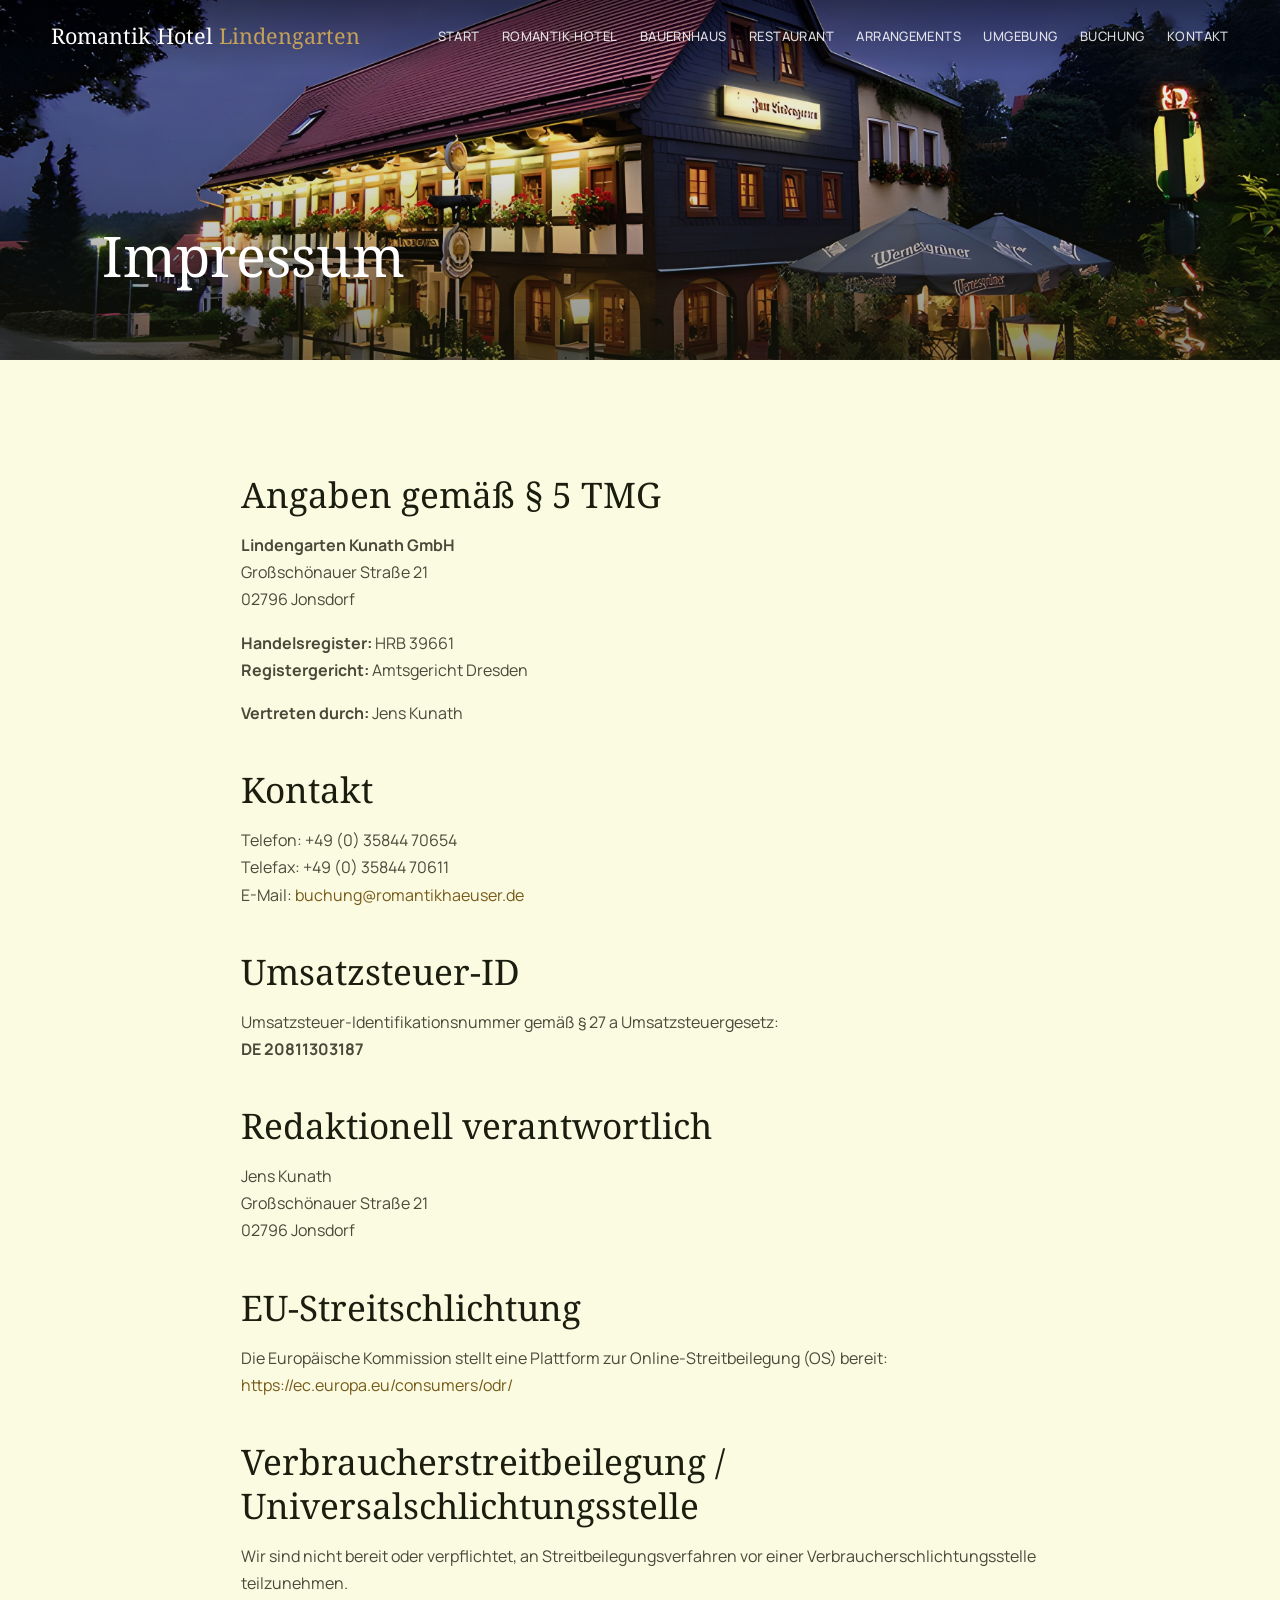
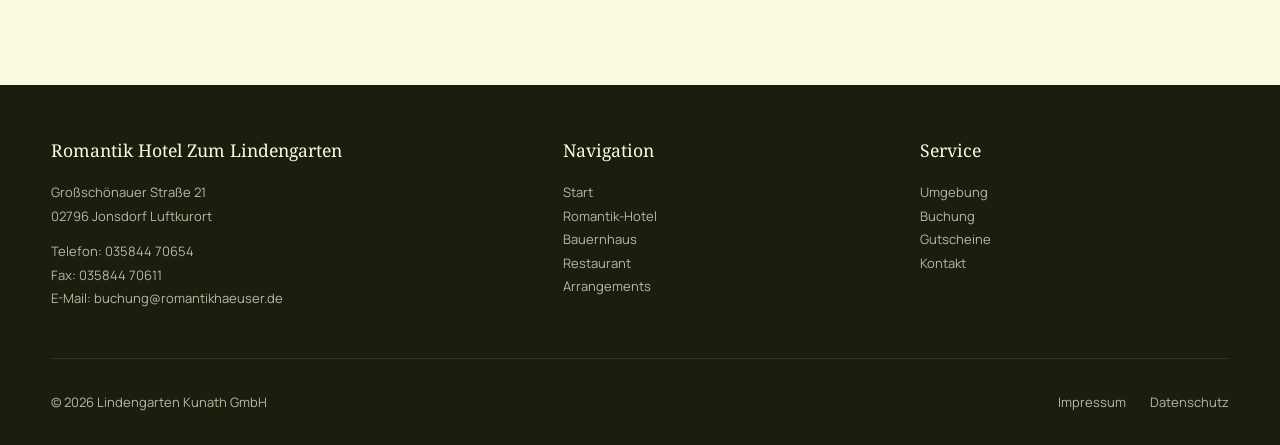
<file: impressum.html>
<!DOCTYPE html>
<html lang="de">
<head>
  <meta charset="UTF-8">
  <meta name="viewport" content="width=device-width, initial-scale=1.0">
  <title>Impressum – Romantik Hotel Zum Lindengarten</title>
  <meta name="description" content="Impressum der Lindengarten Kunath GmbH – Romantik Hotel Zum Lindengarten, Jonsdorf.">
  <link rel="stylesheet" href="css/style.css">
</head>
<body>

  <!-- NAV -->
  <nav class="nav-wrap">
    <div class="nav-inner">
      <a href="index.html" class="nav-logo">Romantik Hotel <span>Lindengarten</span></a>
      <ul class="nav-links">
        <li><a href="index.html">Start</a></li>
        <li><a href="romantik-hotel.html">Romantik-Hotel</a></li>
        <li><a href="bauernhaus.html">Bauernhaus</a></li>
        <li><a href="restaurant.html">Restaurant</a></li>
        <li><a href="arrangements.html">Arrangements</a></li>
        <li><a href="umgebung.html">Umgebung</a></li>
        <li><a href="buchung.html">Buchung</a></li>
        <li><a href="kontakt.html">Kontakt</a></li>
      </ul>
      <button class="nav-toggle" aria-label="Menü öffnen"><span></span><span></span><span></span></button>
    </div>
  </nav>

  <!-- HERO -->
  <section class="hero hero-sub" style="min-height:40vh;">
    <div class="hero-bg" style="background-image:url('bilder/romantik-hotel-abend.jpg')"></div>
    <div class="hero-overlay"></div>
    <div class="hero-content">
      <h1>Impressum</h1>
    </div>
  </section>

  <!-- LEGAL CONTENT -->
  <section class="section">
    <div class="container-narrow legal-content">

      <h2>Angaben gemäß § 5 TMG</h2>
      <p><strong>Lindengarten Kunath GmbH</strong><br>
      Großschönauer Straße 21<br>
      02796 Jonsdorf</p>
      <p><strong>Handelsregister:</strong> HRB 39661<br>
      <strong>Registergericht:</strong> Amtsgericht Dresden</p>
      <p><strong>Vertreten durch:</strong> Jens Kunath</p>

      <h2>Kontakt</h2>
      <p>Telefon: +49 (0) 35844 70654<br>
      Telefax: +49 (0) 35844 70611<br>
      E-Mail: <a href="mailto:buchung@romantikhaeuser.de">buchung@romantikhaeuser.de</a></p>

      <h2>Umsatzsteuer-ID</h2>
      <p>Umsatzsteuer-Identifikationsnummer gemäß § 27 a Umsatzsteuergesetz:<br>
      <strong>DE 20811303187</strong></p>

      <h2>Redaktionell verantwortlich</h2>
      <p>Jens Kunath<br>
      Großschönauer Straße 21<br>
      02796 Jonsdorf</p>

      <h2>EU-Streitschlichtung</h2>
      <p>Die Europäische Kommission stellt eine Plattform zur Online-Streitbeilegung (OS) bereit:<br>
      <a href="https://ec.europa.eu/consumers/odr/" target="_blank" rel="noopener">https://ec.europa.eu/consumers/odr/</a></p>

      <h2>Verbraucherstreitbeilegung / Universalschlichtungsstelle</h2>
      <p>Wir sind nicht bereit oder verpflichtet, an Streitbeilegungsverfahren vor einer Verbraucherschlichtungsstelle teilzunehmen.</p>

    </div>
  </section>

  <!-- FOOTER -->
  <footer class="footer">
    <div class="container">
      <div class="footer-grid">
        <div>
          <h4>Romantik Hotel Zum Lindengarten</h4>
          <p>Großschönauer Straße 21<br>02796 Jonsdorf Luftkurort</p>
          <p style="margin-top:.75rem;">Telefon: 035844 70654<br>Fax: 035844 70611<br>E-Mail: <a href="mailto:buchung@romantikhaeuser.de">buchung@romantikhaeuser.de</a></p>
        </div>
        <div>
          <h4>Navigation</h4>
          <ul>
            <li><a href="index.html">Start</a></li>
            <li><a href="romantik-hotel.html">Romantik-Hotel</a></li>
            <li><a href="bauernhaus.html">Bauernhaus</a></li>
            <li><a href="restaurant.html">Restaurant</a></li>
            <li><a href="arrangements.html">Arrangements</a></li>
          </ul>
        </div>
        <div>
          <h4>Service</h4>
          <ul>
            <li><a href="umgebung.html">Umgebung</a></li>
            <li><a href="buchung.html">Buchung</a></li>
            <li><a href="https://www.yovite.com/Restaurant-Gutschein-R-84114902.html?REF=REST" target="_blank" rel="noopener">Gutscheine</a></li>
            <li><a href="kontakt.html">Kontakt</a></li>
          </ul>
        </div>
      </div>
      <div class="footer-bottom">
        <span>&copy; 2026 Lindengarten Kunath GmbH</span>
        <div><a href="impressum.html">Impressum</a><a href="datenschutz.html">Datenschutz</a></div>
      </div>
    </div>
  </footer>

  <script src="js/main.js"></script>
</body>
</html>
</file>
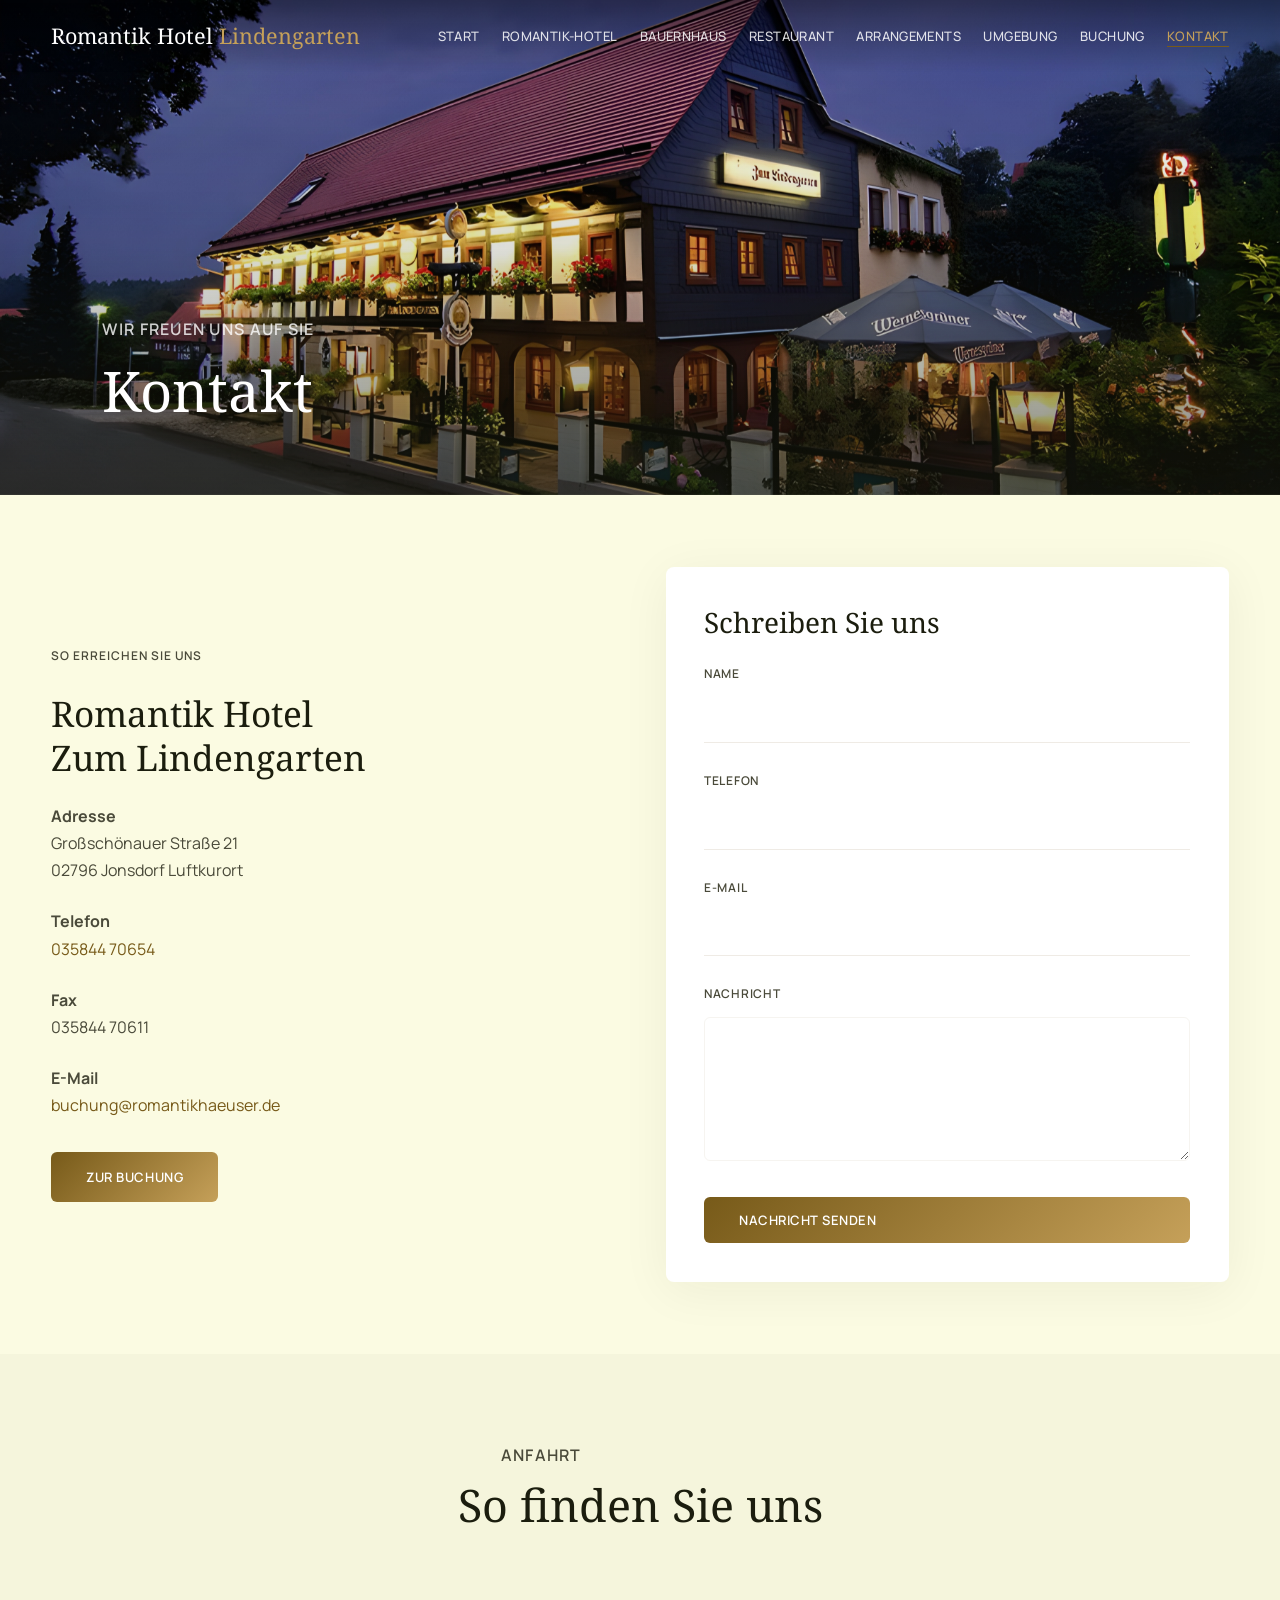
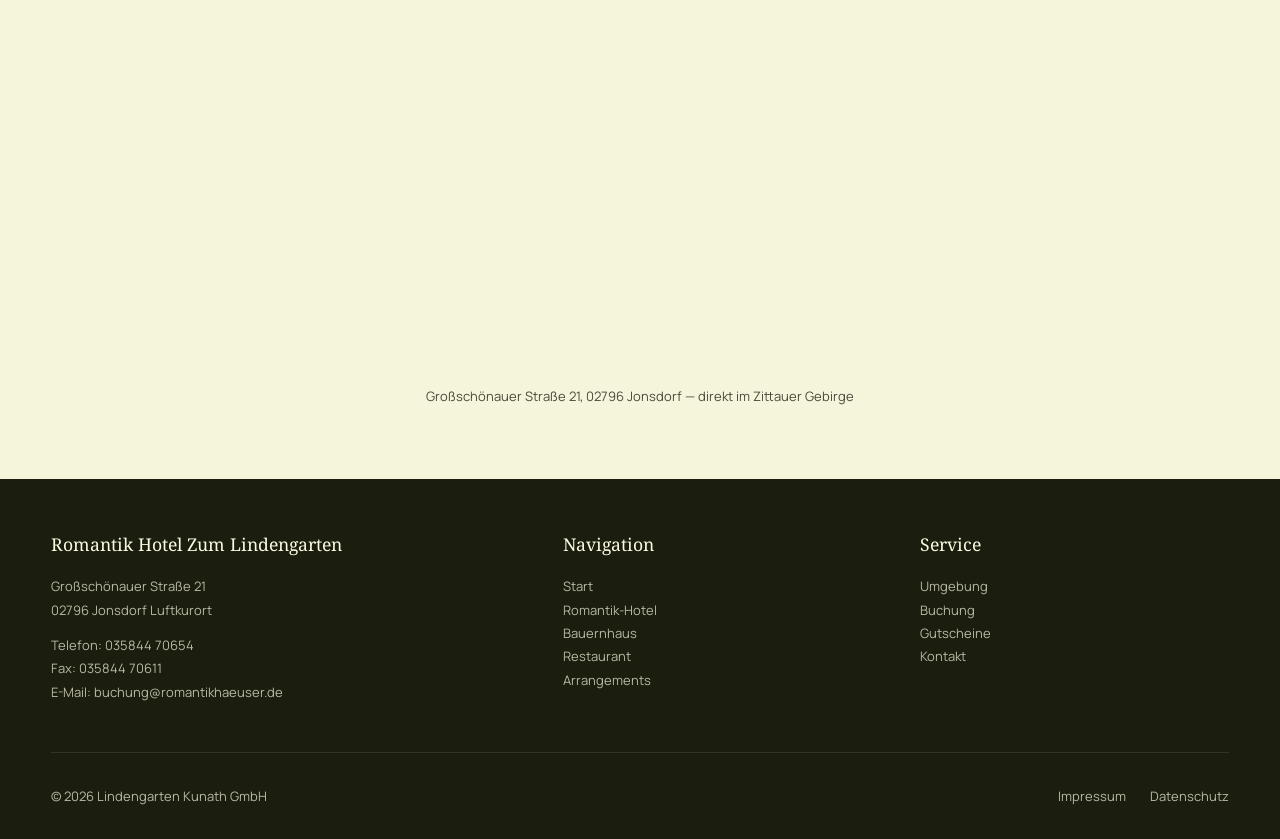
<file: kontakt.html>
<!DOCTYPE html>
<html lang="de">
<head>
  <meta charset="UTF-8">
  <meta name="viewport" content="width=device-width, initial-scale=1.0">
  <title>Kontakt – Romantik Hotel Zum Lindengarten</title>
  <meta name="description" content="Kontaktieren Sie das Romantik Hotel Zum Lindengarten in Jonsdorf – Anfahrt, Telefon und E-Mail.">
  <link rel="stylesheet" href="css/style.css">
</head>
<body>

  <!-- NAV -->
  <nav class="nav-wrap">
    <div class="nav-inner">
      <a href="index.html" class="nav-logo">Romantik Hotel <span>Lindengarten</span></a>
      <ul class="nav-links">
        <li><a href="index.html">Start</a></li>
        <li><a href="romantik-hotel.html">Romantik-Hotel</a></li>
        <li><a href="bauernhaus.html">Bauernhaus</a></li>
        <li><a href="restaurant.html">Restaurant</a></li>
        <li><a href="arrangements.html">Arrangements</a></li>
        <li><a href="umgebung.html">Umgebung</a></li>
        <li><a href="buchung.html">Buchung</a></li>
        <li><a href="kontakt.html">Kontakt</a></li>
      </ul>
      <button class="nav-toggle" aria-label="Menü öffnen"><span></span><span></span><span></span></button>
    </div>
  </nav>

  <!-- HERO -->
  <section class="hero hero-sub">
    <div class="hero-bg" style="background-image:url('bilder/romantik-hotel-abend.jpg')"></div>
    <div class="hero-overlay"></div>
    <div class="hero-content">
      <p class="overline">Wir freuen uns auf Sie</p>
      <h1>Kontakt</h1>
    </div>
  </section>

  <!-- KONTAKT SPLIT -->
  <section class="section">
    <div class="container">
      <div class="split reveal">
        <!-- KONTAKT-DETAILS -->
        <div class="split-text">
          <p class="overline">So erreichen Sie uns</p>
          <h2>Romantik Hotel<br>Zum Lindengarten</h2>
          <div style="margin-top:1.5rem;">
            <p><strong>Adresse</strong><br>Großschönauer Straße 21<br>02796 Jonsdorf Luftkurort</p>
            <p style="margin-top:1rem;"><strong>Telefon</strong><br><a href="tel:03584470654">035844 70654</a></p>
            <p style="margin-top:1rem;"><strong>Fax</strong><br>035844 70611</p>
            <p style="margin-top:1rem;"><strong>E-Mail</strong><br><a href="mailto:buchung@romantikhaeuser.de">buchung@romantikhaeuser.de</a></p>
          </div>
          <div style="margin-top:2rem;">
            <a href="buchung.html" class="btn btn-primary">Zur Buchung</a>
          </div>
        </div>
        <!-- KONTAKT-FORMULAR -->
        <div class="split-media" style="display:flex;align-items:center;">
          <div style="width:100%;background:var(--surface-container-lowest);border-radius:.5rem;padding:clamp(1.5rem,3vw,2.5rem);box-shadow:var(--shadow-ambient);">
            <form action="mailto:buchung@romantikhaeuser.de" method="post" enctype="text/plain">
              <h3 style="font-family:var(--font-serif);font-size:var(--headline-md);margin-bottom:1.5rem;">Schreiben Sie uns</h3>
              <div class="form-group">
                <label for="k-name">Name</label>
                <input type="text" id="k-name" name="name" class="form-control" required>
              </div>
              <div class="form-group">
                <label for="k-telefon">Telefon</label>
                <input type="tel" id="k-telefon" name="telefon" class="form-control">
              </div>
              <div class="form-group">
                <label for="k-email">E-Mail</label>
                <input type="email" id="k-email" name="email" class="form-control" required>
              </div>
              <div class="form-group">
                <label for="k-nachricht">Nachricht</label>
                <textarea id="k-nachricht" name="nachricht" class="form-control" rows="5" required></textarea>
              </div>
              <button type="submit" class="btn btn-primary" style="width:100%;">Nachricht senden</button>
            </form>
          </div>
        </div>
      </div>
    </div>
  </section>

  <!-- KARTE / ANFAHRT -->
  <section class="section section-alt">
    <div class="container-narrow">
      <div class="section-header reveal" style="text-align:center;">
        <p class="overline">Anfahrt</p>
        <h2>So finden Sie uns</h2>
      </div>
      <div class="reveal" style="margin-top:2rem;border-radius:var(--radius-lg);overflow:hidden;box-shadow:var(--shadow-card);">
        <iframe
          src="https://www.openstreetmap.org/export/embed.html?bbox=14.695%2C50.855%2C14.72%2C50.87&amp;layer=mapnik&amp;marker=50.862%2C14.708"
          width="100%"
          height="400"
          style="border:0;display:block;"
          loading="lazy"
          title="Standort Romantik Hotel Zum Lindengarten">
        </iframe>
      </div>
      <p class="reveal" style="text-align:center;margin-top:1rem;font-size:var(--body-sm);color:var(--on-surface-variant);">Großschönauer Straße 21, 02796 Jonsdorf — direkt im Zittauer Gebirge</p>
    </div>
  </section>

  <!-- FOOTER -->
  <footer class="footer">
    <div class="container">
      <div class="footer-grid">
        <div>
          <h4>Romantik Hotel Zum Lindengarten</h4>
          <p>Großschönauer Straße 21<br>02796 Jonsdorf Luftkurort</p>
          <p style="margin-top:.75rem;">Telefon: 035844 70654<br>Fax: 035844 70611<br>E-Mail: <a href="mailto:buchung@romantikhaeuser.de">buchung@romantikhaeuser.de</a></p>
        </div>
        <div>
          <h4>Navigation</h4>
          <ul>
            <li><a href="index.html">Start</a></li>
            <li><a href="romantik-hotel.html">Romantik-Hotel</a></li>
            <li><a href="bauernhaus.html">Bauernhaus</a></li>
            <li><a href="restaurant.html">Restaurant</a></li>
            <li><a href="arrangements.html">Arrangements</a></li>
          </ul>
        </div>
        <div>
          <h4>Service</h4>
          <ul>
            <li><a href="umgebung.html">Umgebung</a></li>
            <li><a href="buchung.html">Buchung</a></li>
            <li><a href="https://www.yovite.com/Restaurant-Gutschein-R-84114902.html?REF=REST" target="_blank" rel="noopener">Gutscheine</a></li>
            <li><a href="kontakt.html">Kontakt</a></li>
          </ul>
        </div>
      </div>
      <div class="footer-bottom">
        <span>&copy; 2026 Lindengarten Kunath GmbH</span>
        <div><a href="impressum.html">Impressum</a><a href="datenschutz.html">Datenschutz</a></div>
      </div>
    </div>
  </footer>

  <script src="js/main.js"></script>
</body>
</html>
</file>
<file: css/style.css>
/* ============================================================
   ROMANTIK HOTEL ZUM LINDENGARTEN
   Design System: "The Modern Heirloom" – High-End Editorial
   ============================================================ */

/* --- Google Fonts --- */
@import url('https://fonts.googleapis.com/css2?family=Manrope:wght@300;400;500;600;700&family=Noto+Serif:ital,wght@0,400;0,700;1,400&display=swap');

/* --- CSS Custom Properties --- */
:root {
  /* Core Palette */
  --surface:                  #fbfbe2;
  --surface-dim:              #dbdcc3;
  --surface-container-lowest: #ffffff;
  --surface-container-low:    #f5f5dc;
  --surface-container:        #efefd7;
  --surface-container-high:   #e9e9d1;
  --surface-container-highest:#e4e4cc;

  --primary:            #775a19;
  --primary-container:  #c5a059;
  --on-primary:         #ffffff;

  --secondary:          #745853;
  --tertiary:           #75584d;

  --on-surface:         #1b1d0e;
  --on-surface-variant: #4a4a3a;
  --on-background:      #1b1d0e;

  --outline-variant:    #d1c5b4;

  /* Typography */
  --font-serif:  'Noto Serif', Georgia, serif;
  --font-sans:   'Manrope', 'Segoe UI', sans-serif;

  --display-lg:  clamp(2.4rem, 5vw, 3.5rem);
  --display-md:  clamp(2rem, 4vw, 2.8rem);
  --headline-lg: clamp(1.6rem, 3vw, 2.2rem);
  --headline-md: clamp(1.3rem, 2.5vw, 1.75rem);
  --title-lg:    1.25rem;
  --title-md:    1.1rem;
  --body-lg:     1rem;
  --body-md:     0.9375rem;
  --body-sm:     0.8125rem;
  --label:       0.75rem;

  /* Shadows – Ambient only */
  --shadow-ambient: 0 8px 50px rgba(27,29,14,.06);
  --shadow-elevated:0 12px 60px rgba(27,29,14,.08);

  /* Layout */
  --content-max:  1280px;
  --content-narrow: 900px;

  /* Transitions */
  --ease-elegant: cubic-bezier(.25,.46,.45,.94);
  --duration:     .45s;
}

/* --- Reset & Base --- */
*,*::before,*::after { box-sizing: border-box; margin: 0; padding: 0; }

html {
  scroll-behavior: smooth;
  -webkit-font-smoothing: antialiased;
  -moz-osx-font-smoothing: grayscale;
}

body {
  font-family: var(--font-sans);
  font-size: var(--body-lg);
  font-weight: 400;
  line-height: 1.7;
  color: var(--on-surface);
  background-color: var(--surface);
}

img { display: block; max-width: 100%; height: auto; }
a   { color: var(--primary); text-decoration: none; transition: color var(--duration) var(--ease-elegant); }
a:hover { color: var(--secondary); }

h1,h2,h3,h4 { font-family: var(--font-serif); font-weight: 400; line-height: 1.25; color: var(--on-background); }

::selection { background: var(--primary-container); color: var(--on-primary); }

/* --- Utility --- */
.overline {
  font-family: var(--font-sans);
  font-size: var(--label);
  font-weight: 600;
  letter-spacing: .08em;
  text-transform: uppercase;
  color: var(--primary);
}

.container      { max-width: var(--content-max); margin-inline: auto; padding-inline: clamp(1.5rem,4vw,4rem); }
.container-narrow { max-width: var(--content-narrow); margin-inline: auto; padding-inline: clamp(1.5rem,4vw,4rem); }

/* --- Navigation --- */
.nav-wrap {
  position: fixed; top: 0; left: 0; right: 0; z-index: 1000;
  background: linear-gradient(180deg, rgba(0,0,0,.45) 0%, rgba(0,0,0,0) 100%);
  transition: background var(--duration) var(--ease-elegant),
              box-shadow var(--duration) var(--ease-elegant);
}
.nav-wrap.scrolled {
  background: rgba(251,251,226,.92);
  -webkit-backdrop-filter: blur(16px);
  backdrop-filter: blur(16px);
  box-shadow: var(--shadow-ambient);
}

.nav-inner {
  max-width: var(--content-max);
  margin-inline: auto;
  padding: 1.1rem clamp(1.5rem,4vw,4rem);
  display: flex;
  align-items: center;
  justify-content: space-between;
}

.nav-logo {
  font-family: var(--font-serif);
  font-size: 1.35rem;
  color: #ffffff;
  white-space: nowrap;
  transition: color var(--duration) var(--ease-elegant);
  margin-right: 2.5rem;
  min-width: 0;
  overflow: hidden;
  text-overflow: ellipsis;
}
.nav-logo span { color: var(--primary-container); transition: color var(--duration) var(--ease-elegant); }
.nav-wrap.scrolled .nav-logo { color: var(--on-background); }
.nav-wrap.scrolled .nav-logo span { color: var(--primary); }

.nav-links { display: flex; gap: 1.4rem; list-style: none; }
.nav-links a {
  font-family: var(--font-sans);
  font-size: var(--body-sm);
  font-weight: 500;
  letter-spacing: .03em;
  text-transform: uppercase;
  white-space: nowrap;
  color: rgba(255,255,255,.85);
  position: relative;
  padding-bottom: 2px;
  transition: color var(--duration) var(--ease-elegant);
}
.nav-wrap.scrolled .nav-links a { color: var(--on-surface-variant); }
.nav-links a::after {
  content: ''; position: absolute; left: 0; bottom: 0;
  width: 0; height: 1px;
  background: var(--primary);
  transition: width var(--duration) var(--ease-elegant);
}
.nav-links a:hover,
.nav-links a.active { color: var(--primary-container); }
.nav-wrap.scrolled .nav-links a:hover,
.nav-wrap.scrolled .nav-links a.active { color: var(--primary); }
.nav-links a:hover::after,
.nav-links a.active::after { width: 100%; }

/* Hamburger */
.nav-toggle { display: none; background: none; border: none; cursor: pointer; padding: .5rem; flex-shrink: 0; position: relative; z-index: 1001; }
.nav-toggle span {
  display: block; width: 24px; height: 2px;
  background: #ffffff;
  margin: 5px 0;
  transition: transform var(--duration) var(--ease-elegant), opacity .2s, background var(--duration);
}
.nav-wrap.scrolled .nav-toggle span { background: var(--on-surface); }
.nav-toggle.open span:nth-child(1) { transform: translateY(7px) rotate(45deg); }
.nav-toggle.open span:nth-child(2) { opacity: 0; }
.nav-toggle.open span:nth-child(3) { transform: translateY(-7px) rotate(-45deg); }

/* --- Hero --- */
.hero {
  position: relative;
  min-height: 100vh;
  display: flex;
  align-items: flex-end;
  overflow: hidden;
}
.hero-bg {
  position: absolute; inset: 0;
  background-size: cover;
  background-position: center;
  transform: scale(1.05);
  animation: heroZoom 18s var(--ease-elegant) forwards;
}
@keyframes heroZoom { to { transform: scale(1); } }

.hero-overlay {
  position: absolute; inset: 0;
  background: linear-gradient(0deg, rgba(27,29,14,.55) 0%, rgba(27,29,14,.15) 50%, transparent 100%);
}

.hero-content {
  position: relative; z-index: 2;
  padding: 0 clamp(2rem,8vw,10%) 6vh;
  max-width: 780px;
}
.hero-content .overline { color: rgba(255,255,255,.8); margin-bottom: .75rem; }
.hero-content h1 {
  font-size: var(--display-lg);
  color: #fff;
  margin-bottom: 1rem;
}
.hero-content p {
  font-size: var(--body-lg);
  color: rgba(255,255,255,.85);
  max-width: 540px;
  margin-bottom: 2rem;
}

/* Sub-page hero (smaller) */
.hero-sub {
  min-height: 55vh;
  align-items: flex-end;
}

/* --- Buttons --- */
.btn {
  display: inline-flex; align-items: center; gap: .5rem;
  font-family: var(--font-sans);
  font-size: var(--body-sm);
  font-weight: 600;
  letter-spacing: .04em;
  text-transform: uppercase;
  padding: .9rem 2.2rem;
  border-radius: .375rem;
  border: none;
  cursor: pointer;
  transition: all var(--duration) var(--ease-elegant);
}

.btn-primary {
  background: linear-gradient(135deg, var(--primary), var(--primary-container));
  color: var(--on-primary);
}
.btn-primary:hover {
  filter: brightness(1.1);
  transform: translateY(-2px);
  box-shadow: 0 6px 24px rgba(119,90,25,.25);
  color: var(--on-primary);
}

.btn-secondary {
  background: transparent;
  color: var(--primary);
  border: 1px solid rgba(209,197,180,.35);
}
.btn-secondary:hover {
  background: rgba(119,90,25,.06);
  border-color: var(--primary);
  color: var(--primary);
}

.btn-tertiary {
  background: transparent;
  color: var(--primary);
  padding: .5rem 0;
  text-decoration: underline;
  text-underline-offset: 4px;
  text-decoration-thickness: 1px;
}
.btn-tertiary:hover { text-decoration-thickness: 2px; color: var(--primary); }

/* --- Sections --- */
.section        { padding: clamp(4rem,8vh,7rem) 0; }
.section-alt    { background: var(--surface-container-low); }
.section-inset  { background: var(--surface-container); }
.section-dark   { background: var(--on-background); color: var(--surface); }

.section-header {
  margin-bottom: clamp(2rem,4vh,3.5rem);
}
.section-header h2 {
  font-size: var(--display-md);
  margin-top: .5rem;
}
.section-header p {
  margin-top: 1rem;
  color: var(--on-surface-variant);
  max-width: 600px;
  font-size: var(--body-lg);
}

/* --- Asymmetric Two-Column --- */
.split {
  display: grid;
  grid-template-columns: 1fr 1fr;
  gap: clamp(2rem,4vw,5rem);
  align-items: center;
}
.split-offset {
  grid-template-columns: 55% 1fr;
}
.split-reverse {
  direction: rtl;
}
.split-reverse > * { direction: ltr; }

.split-img {
  border-radius: .5rem;
  overflow: hidden;
}
.split-img img {
  width: 100%;
  height: 100%;
  object-fit: cover;
  transition: transform 6s var(--ease-elegant);
}
.split-img:hover img { transform: scale(1.04); }

.split-text h2 { font-size: var(--headline-lg); margin-bottom: 1.25rem; }
.split-text p  { color: var(--on-surface-variant); margin-bottom: 1.5rem; }

/* --- Image Gallery with Ken Burns --- */
.gallery {
  display: grid;
  grid-template-columns: repeat(auto-fill, minmax(280px, 1fr));
  gap: 1rem;
}
.gallery-item {
  position: relative;
  border-radius: .5rem;
  overflow: hidden;
  aspect-ratio: 4/3;
  cursor: pointer;
}
.gallery-item img {
  width: 100%; height: 100%;
  object-fit: cover;
  transition: transform 5s var(--ease-elegant);
}
.gallery-item:hover img { transform: scale(1.08); }

.gallery-item .gallery-overlay {
  position: absolute; inset: 0;
  background: linear-gradient(0deg, rgba(27,29,14,.4) 0%, transparent 60%);
  opacity: 0;
  transition: opacity var(--duration) var(--ease-elegant);
  display: flex; align-items: flex-end; padding: 1.25rem;
}
.gallery-item:hover .gallery-overlay { opacity: 1; }
.gallery-overlay span {
  color: #fff;
  font-family: var(--font-serif);
  font-size: var(--title-md);
}

/* Lightbox */
.lightbox {
  position: fixed; inset: 0; z-index: 2000;
  background: rgba(27,29,14,.92);
  display: flex; align-items: center; justify-content: center;
  opacity: 0; pointer-events: none;
  transition: opacity var(--duration) var(--ease-elegant);
}
.lightbox.active { opacity: 1; pointer-events: all; }
.lightbox img {
  max-width: 90vw; max-height: 85vh;
  border-radius: .5rem;
  box-shadow: var(--shadow-elevated);
}
.lightbox-close {
  position: absolute; top: 2rem; right: 2rem;
  width: 44px; height: 44px;
  background: rgba(251,251,226,.15);
  -webkit-backdrop-filter: blur(12px);
  backdrop-filter: blur(12px);
  border: none; border-radius: 50%;
  color: #fff; font-size: 1.4rem;
  cursor: pointer;
  transition: background var(--duration);
}
.lightbox-close:hover { background: rgba(251,251,226,.3); }
.lightbox-prev,
.lightbox-next {
  position: absolute; top: 50%; transform: translateY(-50%);
  width: 48px; height: 48px;
  background: rgba(251,251,226,.12);
  -webkit-backdrop-filter: blur(12px);
  backdrop-filter: blur(12px);
  border: none; border-radius: 50%;
  color: #fff; font-size: 1.5rem;
  cursor: pointer;
  transition: background var(--duration);
}
.lightbox-prev { left: 1.5rem; }
.lightbox-next { right: 1.5rem; }
.lightbox-prev:hover,
.lightbox-next:hover { background: rgba(251,251,226,.25); }

/* --- Cards (Arrangements, Features) --- */
.card-grid {
  display: grid;
  grid-template-columns: repeat(auto-fill, minmax(340px, 1fr));
  gap: clamp(1.5rem,3vw,2.5rem);
}

.card {
  background: var(--surface-container-lowest);
  border-radius: .5rem;
  overflow: hidden;
  box-shadow: var(--shadow-ambient);
  border-top: 3px solid var(--primary-container);
  transition: transform var(--duration) var(--ease-elegant),
              box-shadow var(--duration) var(--ease-elegant);
}
.card:hover {
  transform: translateY(-4px);
  box-shadow: var(--shadow-elevated);
}
.card-body {
  padding: 2rem 2rem 2.25rem;
  display: flex;
  flex-direction: column;
}
.card-body h3 {
  font-size: var(--headline-md);
  margin-bottom: .75rem;
}
.card-body p {
  color: var(--on-surface-variant);
  font-size: var(--body-md);
  margin-bottom: 1.25rem;
}
.card-footer {
  margin-top: auto;
  padding-top: .75rem;
}
.card-price {
  font-family: var(--font-serif);
  font-size: var(--title-lg);
  color: var(--primary);
  font-weight: 700;
}
.card-price small {
  font-weight: 400;
  font-size: var(--body-sm);
  color: var(--on-surface-variant);
}

/* --- Price Table --- */
.price-table {
  width: 100%;
  border-collapse: collapse;
}
.price-table tr {
  transition: background var(--duration);
}
.price-table tr:hover {
  background: var(--surface-container-low);
}
.price-table td {
  padding: 1rem 0;
  font-size: var(--body-lg);
}
.price-table td:last-child {
  text-align: right;
  font-family: var(--font-serif);
  font-weight: 700;
  color: var(--primary);
  white-space: nowrap;
}
.price-table tr + tr td {
  border-top: 1px solid rgba(209,197,180,.2);
}

/* --- Features List --- */
.features-grid {
  display: grid;
  grid-template-columns: repeat(auto-fill, minmax(220px, 1fr));
  gap: 1.5rem;
}
.feature-item {
  display: flex; align-items: flex-start; gap: .75rem;
}
.feature-icon {
  flex-shrink: 0;
  width: 28px; height: 28px;
  color: var(--primary);
  margin-top: 2px;
}
.feature-item span {
  font-size: var(--body-md);
  color: var(--on-surface-variant);
}

/* --- Form --- */
.form-group {
  margin-bottom: 1.75rem;
}
.form-group label {
  display: block;
  font-size: var(--label);
  font-weight: 600;
  letter-spacing: .06em;
  text-transform: uppercase;
  color: var(--on-surface-variant);
  margin-bottom: .5rem;
}
.form-control {
  width: 100%;
  padding: .85rem 0;
  font-family: var(--font-sans);
  font-size: var(--body-lg);
  color: var(--on-surface);
  background: transparent;
  border: none;
  border-bottom: 1px solid rgba(209,197,180,.35);
  transition: border-color var(--duration) var(--ease-elegant);
  outline: none;
}
.form-control:focus {
  border-bottom-color: var(--primary);
}
textarea.form-control {
  resize: vertical; min-height: 120px;
  border: 1px solid rgba(209,197,180,.2);
  border-radius: .375rem;
  padding: 1rem;
  margin-top: .25rem;
}
textarea.form-control:focus {
  border-color: var(--primary);
}

.form-row {
  display: grid;
  grid-template-columns: 1fr 1fr;
  gap: 1.5rem;
}

/* --- Footer --- */
.footer {
  background: var(--on-background);
  color: rgba(251,251,226,.7);
  padding: clamp(3rem,6vh,5rem) 0 2rem;
}
.footer-grid {
  display: grid;
  grid-template-columns: 1.5fr 1fr 1fr;
  gap: 3rem;
  margin-bottom: 3rem;
}
.footer h4 {
  color: var(--surface);
  font-size: var(--title-md);
  margin-bottom: 1.25rem;
}
.footer p, .footer li {
  font-size: var(--body-sm);
  line-height: 1.8;
}
.footer ul { list-style: none; }
.footer a { color: rgba(251,251,226,.7); }
.footer a:hover { color: var(--primary-container); }

.footer-bottom {
  padding-top: 2rem;
  border-top: 1px solid rgba(251,251,226,.1);
  display: flex;
  justify-content: space-between;
  align-items: center;
  font-size: var(--body-sm);
  flex-wrap: wrap;
  gap: 1rem;
}
.footer-bottom a { margin-left: 1.5rem; }

/* --- Scroll Reveal Animation --- */
.reveal {
  opacity: 0;
  transform: translateY(32px);
  transition: opacity .7s var(--ease-elegant), transform .7s var(--ease-elegant);
}
.reveal.visible {
  opacity: 1;
  transform: translateY(0);
}

/* --- Opening Hours --- */
.hours-table td {
  padding: .75rem 2rem .75rem 0;
  font-size: var(--body-lg);
}
.hours-table td:last-child {
  color: var(--primary);
  font-weight: 600;
}

/* --- CTA Banner --- */
.cta-banner {
  position: relative;
  padding: clamp(4rem,8vh,7rem) 0;
  background-size: cover;
  background-position: center;
  background-attachment: fixed;
}
.cta-banner::before {
  content: ''; position: absolute; inset: 0;
  background: rgba(27,29,14,.6);
}
.cta-banner .container { position: relative; z-index: 2; text-align: center; }
.cta-banner h2 { color: #fff; font-size: var(--display-md); margin-bottom: 1rem; }
.cta-banner p { color: rgba(255,255,255,.8); max-width: 540px; margin: 0 auto 2rem; }

/* --- Kurtaxe Info Box --- */
.info-box {
  background: var(--surface-container);
  border-radius: .5rem;
  padding: 2rem 2.5rem;
  margin-top: 2rem;
}
.info-box h4 {
  font-size: var(--title-lg);
  color: var(--primary);
  margin-bottom: .5rem;
}
.info-box p {
  color: var(--on-surface-variant);
  font-size: var(--body-md);
}

/* --- Legal Pages --- */
.legal-content h2 { font-size: var(--headline-lg); margin: 2.5rem 0 1rem; }
.legal-content h3 { font-size: var(--headline-md); font-family: var(--font-sans); font-weight: 600; margin: 2rem 0 .75rem; }
.legal-content h4 { font-size: var(--title-lg); font-family: var(--font-sans); font-weight: 600; margin: 1.5rem 0 .5rem; }
.legal-content p  { margin-bottom: 1rem; color: var(--on-surface-variant); }
.legal-content ul { margin: 0 0 1rem 1.5rem; color: var(--on-surface-variant); }

/* --- Responsive --- */
@media (max-width: 1024px) {
  .nav-links  { display: none; }
  .nav-toggle { display: block; }
  .nav-inner  { padding: 1rem clamp(1rem, 3vw, 2.5rem); }
  .nav-logo   { font-size: clamp(1rem, 3.5vw, 1.35rem); margin-right: 1rem; }

  .nav-links.open {
    display: flex; flex-direction: column;
    position: fixed; top: 0; right: 0;
    width: min(320px, 85vw); height: 100vh;
    background: rgba(251,251,226,.96);
    -webkit-backdrop-filter: blur(20px);
    backdrop-filter: blur(20px);
    padding: 5rem 2.5rem 2.5rem;
    gap: 0;
    box-shadow: var(--shadow-elevated);
    z-index: 999;
  }
  .nav-overlay {
    display: none;
  }
  .nav-overlay.open {
    display: block;
    position: fixed;
    inset: 0;
    background: rgba(0,0,0,.4);
    z-index: 998;
  }
  .nav-links.open a {
    font-size: var(--title-lg);
    padding: 1rem 0;
    color: var(--on-surface-variant);
  }
  .nav-links.open a:hover,
  .nav-links.open a.active {
    color: var(--primary);
  }

  .split, .split-offset { grid-template-columns: 1fr; }
  .split-reverse { direction: ltr; }
  .footer-grid { grid-template-columns: 1fr; }
  .form-row { grid-template-columns: 1fr; }
}

@media (max-width: 640px) {
  .hero { min-height: 85vh; }
  .hero-sub { min-height: 45vh; }
  .card-grid { grid-template-columns: 1fr; }
  .gallery { grid-template-columns: 1fr 1fr; }
  .features-grid { grid-template-columns: 1fr; }
}

/* ============================================================
   TESTWEISE – Laufschrift-Banner & Schneeeffekt
   (kann komplett entfernt werden)
   ============================================================ */

/* --- Marquee Banner --- */
.marquee-banner {
  position: fixed;
  bottom: 0;
  left: 0;
  right: 0;
  z-index: 9999;
  background: linear-gradient(90deg, #8b0000, #b8860b, #8b0000);
  color: #fff;
  font-family: var(--font-sans);
  font-size: 1rem;
  font-weight: 700;
  letter-spacing: .04em;
  padding: .65rem 0;
  overflow: hidden;
  white-space: nowrap;
  box-shadow: 0 -2px 12px rgba(0,0,0,.3);
}
.marquee-track {
  display: inline-flex;
  animation: marquee-scroll 22s linear infinite;
}
.marquee-track span {
  flex-shrink: 0;
  padding-right: 3rem;
}
@keyframes marquee-scroll {
  0%   { transform: translateX(0); }
  100% { transform: translateX(-50%); }
}

/* --- TESTWEISE: Osterhase Animation --- */
.marquee-bunny {
  display: inline-block;
  font-size: 1.6rem;
  animation: bunny-hop .5s ease-in-out infinite;
  vertical-align: middle;
}
@keyframes bunny-hop {
  0%, 100% { transform: translateY(0) scaleX(-1); }
  50%      { transform: translateY(-.35rem) scaleX(-1); }
}

/* --- Schnee Canvas --- */
#snow-canvas {
  position: fixed;
  inset: 0;
  width: 100%;
  height: 100%;
  z-index: 9998;
  pointer-events: none;
}
</file>
